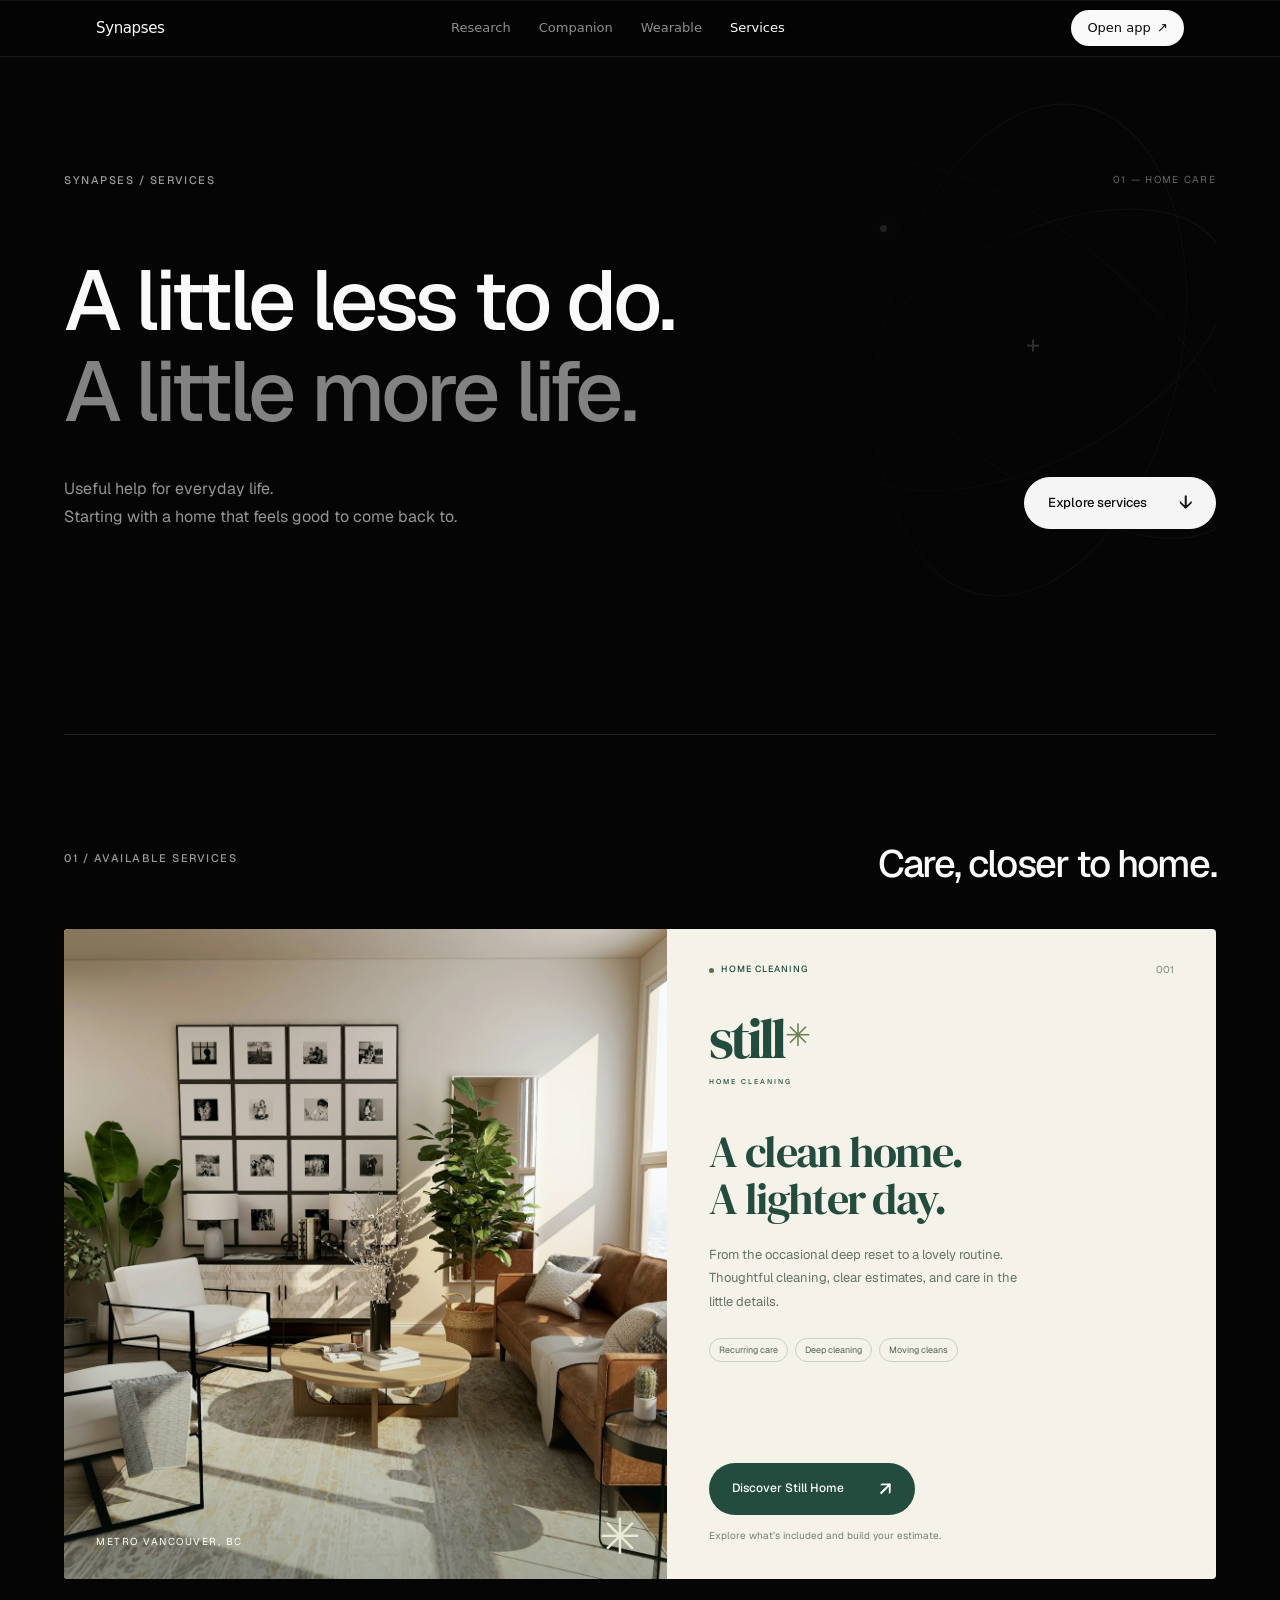
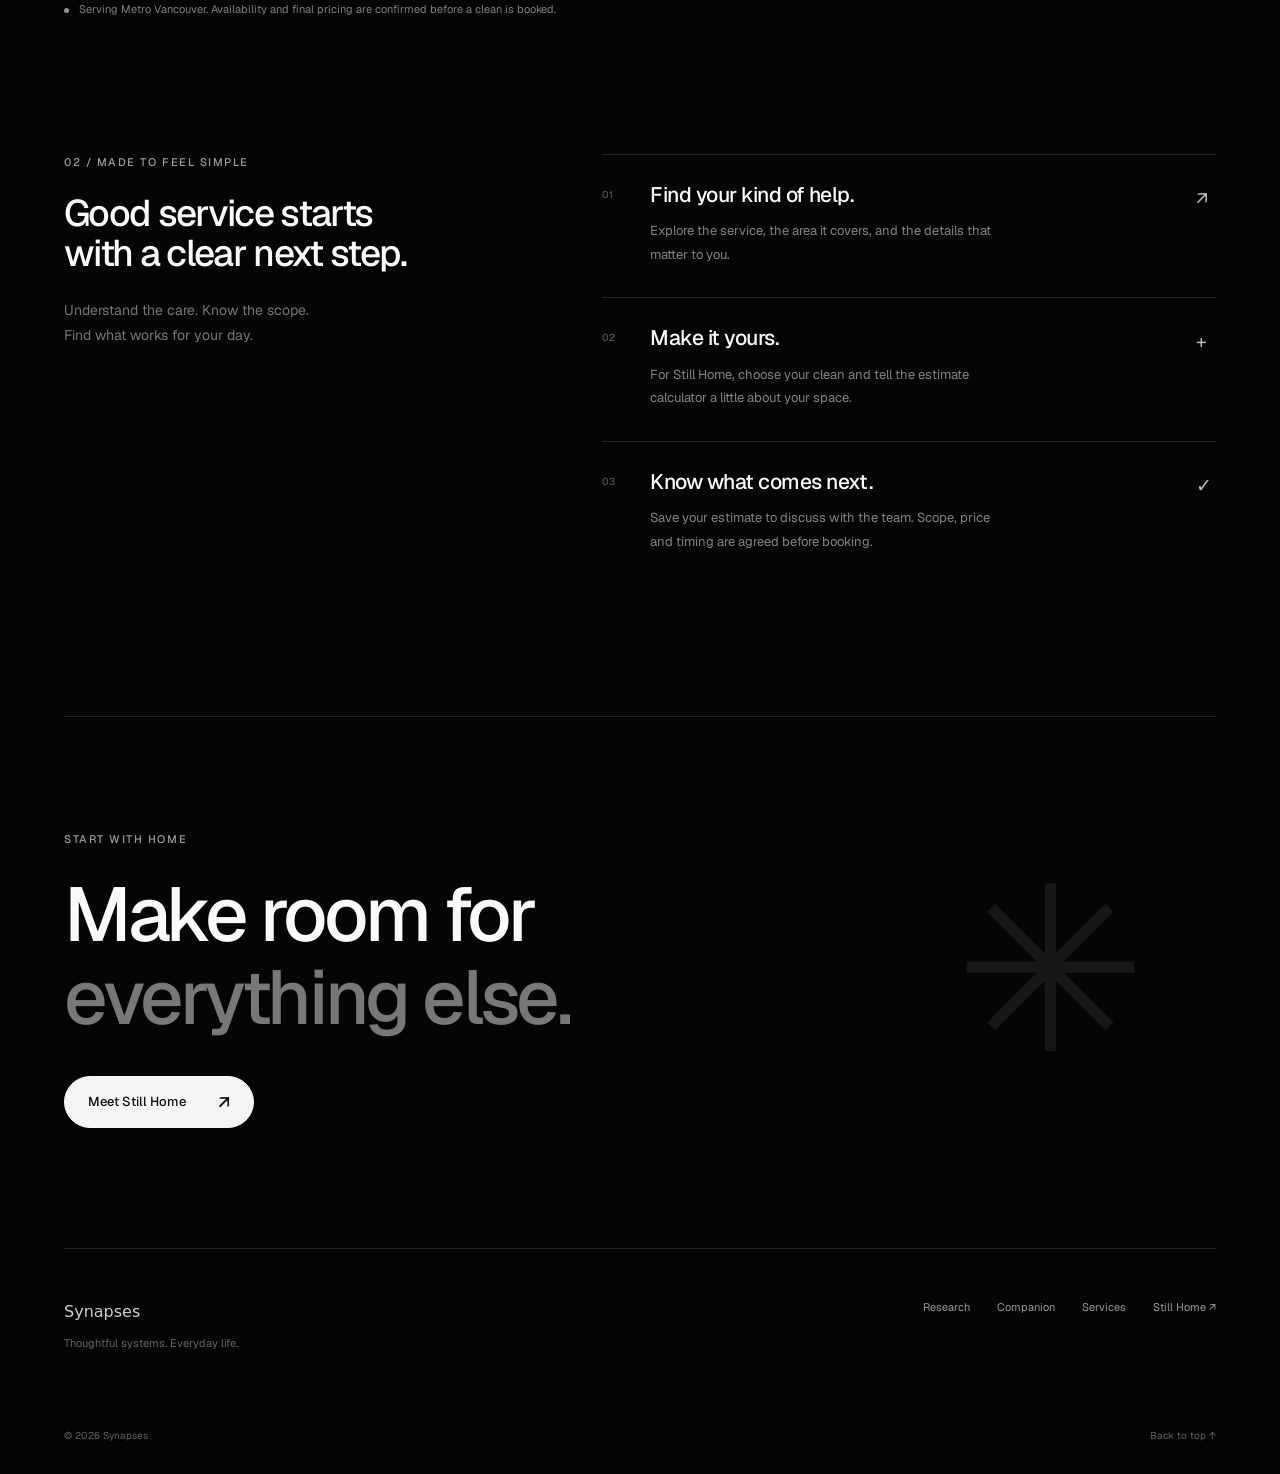
<file: index.html>
<!doctype html>
<html lang="en-CA">
<head>
  <meta name="robots" content="noindex, nofollow">
  <meta charset="utf-8">
  <meta name="viewport" content="width=device-width, initial-scale=1">
  <meta name="theme-color" content="#050505">
  <meta name="description" content="Explore Synapses Services. Discover Still Home, thoughtfully coordinated home cleaning for Metro Vancouver.">
  <title>Services — Synapses</title>
  <link rel="icon" href="services-mark.svg" type="image/svg+xml">
  <link rel="stylesheet" href="services.css?v=20261020-brand">
  <script src="services.js" defer></script>
</head>
<body>
  <a class="skip" href="#main">Skip to content</a>
  <header class="header">
    <div class="nav-inner">
      <a class="wordmark" href="https://research.synapses.cloud/" aria-label="Synapses home">Synapses</a>
      <nav aria-label="Main navigation">
        <a href="https://research.synapses.cloud/?view=research#research">Research</a>
        <a href="https://research.synapses.cloud/?view=companion">Companion</a>
        <a href="https://nexora.synapses.cloud/ava/pin/">Wearable</a>
        <a href="./" aria-current="page">Services</a>
      </nav>
      <a class="app-link" href="https://synapses.cloud/">Open app <span aria-hidden="true">↗</span></a>
    </div>
  </header>
  <main id="main">
    <section class="hero shell" aria-labelledby="hero-title">
      <div class="hero-top"><p class="eyebrow enter">SYNAPSES / SERVICES</p><span class="hero-index enter">01 — HOME CARE</span></div>
      <div class="hero-art" aria-hidden="true"><div class="orbit orbit-one"></div><div class="orbit orbit-two"></div><div class="orbit orbit-three"></div><span class="orbital-point"></span><span class="orbit-center">+</span></div>
      <h1 id="hero-title" class="enter">A little less to do.<br><span>A little more life.</span></h1>
      <div class="hero-bottom enter"><p>Useful help for everyday life.<br>Starting with a home that feels good to come back to.</p><a class="pill" href="#services">Explore services <span aria-hidden="true">↓</span></a></div>
      <div class="hero-line" aria-hidden="true"></div>
    </section>
    <section class="services shell" id="services" aria-labelledby="services-title">
      <div class="section-heading reveal"><p class="eyebrow">01 / AVAILABLE SERVICES</p><h2 id="services-title">Care, closer to home.</h2></div>
      <article class="service-feature reveal">
        <div class="feature-image"><img src="stillhome/assets/living-room.jpg" width="1800" height="1350" alt="A calm, sunlit living room with green plants and warm natural materials" loading="lazy"><span class="image-label">METRO VANCOUVER, BC</span><span class="image-spark" aria-hidden="true">✳</span></div>
        <div class="feature-copy"><div class="feature-top"><p class="category"><span></span> HOME CLEANING</p><span class="service-number">001</span></div><p class="still-logo" aria-label="Still Home">still<span aria-hidden="true">✳</span><small>HOME CLEANING</small></p><h3>A clean home.<br>A lighter day.</h3><p class="feature-description">From the occasional deep reset to a lovely routine. Thoughtful cleaning, clear estimates, and care in the little details.</p><ul class="service-tags" aria-label="Cleaning services"><li>Recurring care</li><li>Deep cleaning</li><li>Moving cleans</li></ul><a class="still-cta" href="stillhome/">Discover Still Home <span aria-hidden="true">↗</span></a><p class="feature-note">Explore what’s included and build your estimate.</p></div>
      </article>
      <div class="availability reveal"><span class="availability-dot"></span><p>Serving Metro Vancouver. Availability and final pricing are confirmed before a clean is booked.</p></div>
    </section>
    <section class="approach shell" aria-labelledby="approach-title">
      <div class="approach-intro reveal"><p class="eyebrow">02 / MADE TO FEEL SIMPLE</p><h2 id="approach-title">Good service starts<br>with a clear next step.</h2><p>Understand the care. Know the scope.<br>Find what works for your day.</p></div>
      <div class="steps">
        <article class="step reveal"><span class="step-index">01</span><div><h3>Find your kind of help.</h3><p>Explore the service, the area it covers, and the details that matter to you.</p></div><span class="step-symbol" aria-hidden="true">↗</span></article>
        <article class="step reveal"><span class="step-index">02</span><div><h3>Make it yours.</h3><p>For Still Home, choose your clean and tell the estimate calculator a little about your space.</p></div><span class="step-symbol" aria-hidden="true">+</span></article>
        <article class="step reveal"><span class="step-index">03</span><div><h3>Know what comes next.</h3><p>Save your estimate to discuss with the team. Scope, price and timing are agreed before booking.</p></div><span class="step-symbol" aria-hidden="true">✓</span></article>
      </div>
    </section>
    <section class="closing shell reveal" aria-labelledby="closing-title"><p class="eyebrow">START WITH HOME</p><h2 id="closing-title">Make room for<br><span>everything else.</span></h2><a class="pill" href="stillhome/">Meet Still Home <span aria-hidden="true">↗</span></a><span class="closing-cross" aria-hidden="true">✳</span></section>
  </main>
  <footer class="footer shell"><div><a class="wordmark" href="https://research.synapses.cloud/">Synapses</a><p>Thoughtful systems. Everyday life.</p></div><nav aria-label="Footer navigation"><a href="https://research.synapses.cloud/">Research</a><a href="https://research.synapses.cloud/?view=companion">Companion</a><a href="./" aria-current="page">Services</a><a href="stillhome/">Still Home <span aria-hidden="true">↗</span></a></nav><div class="footer-bottom"><span>© <span id="year">2026</span> Synapses</span><a href="#main">Back to top ↑</a></div></footer>
</body>
</html>
</file>
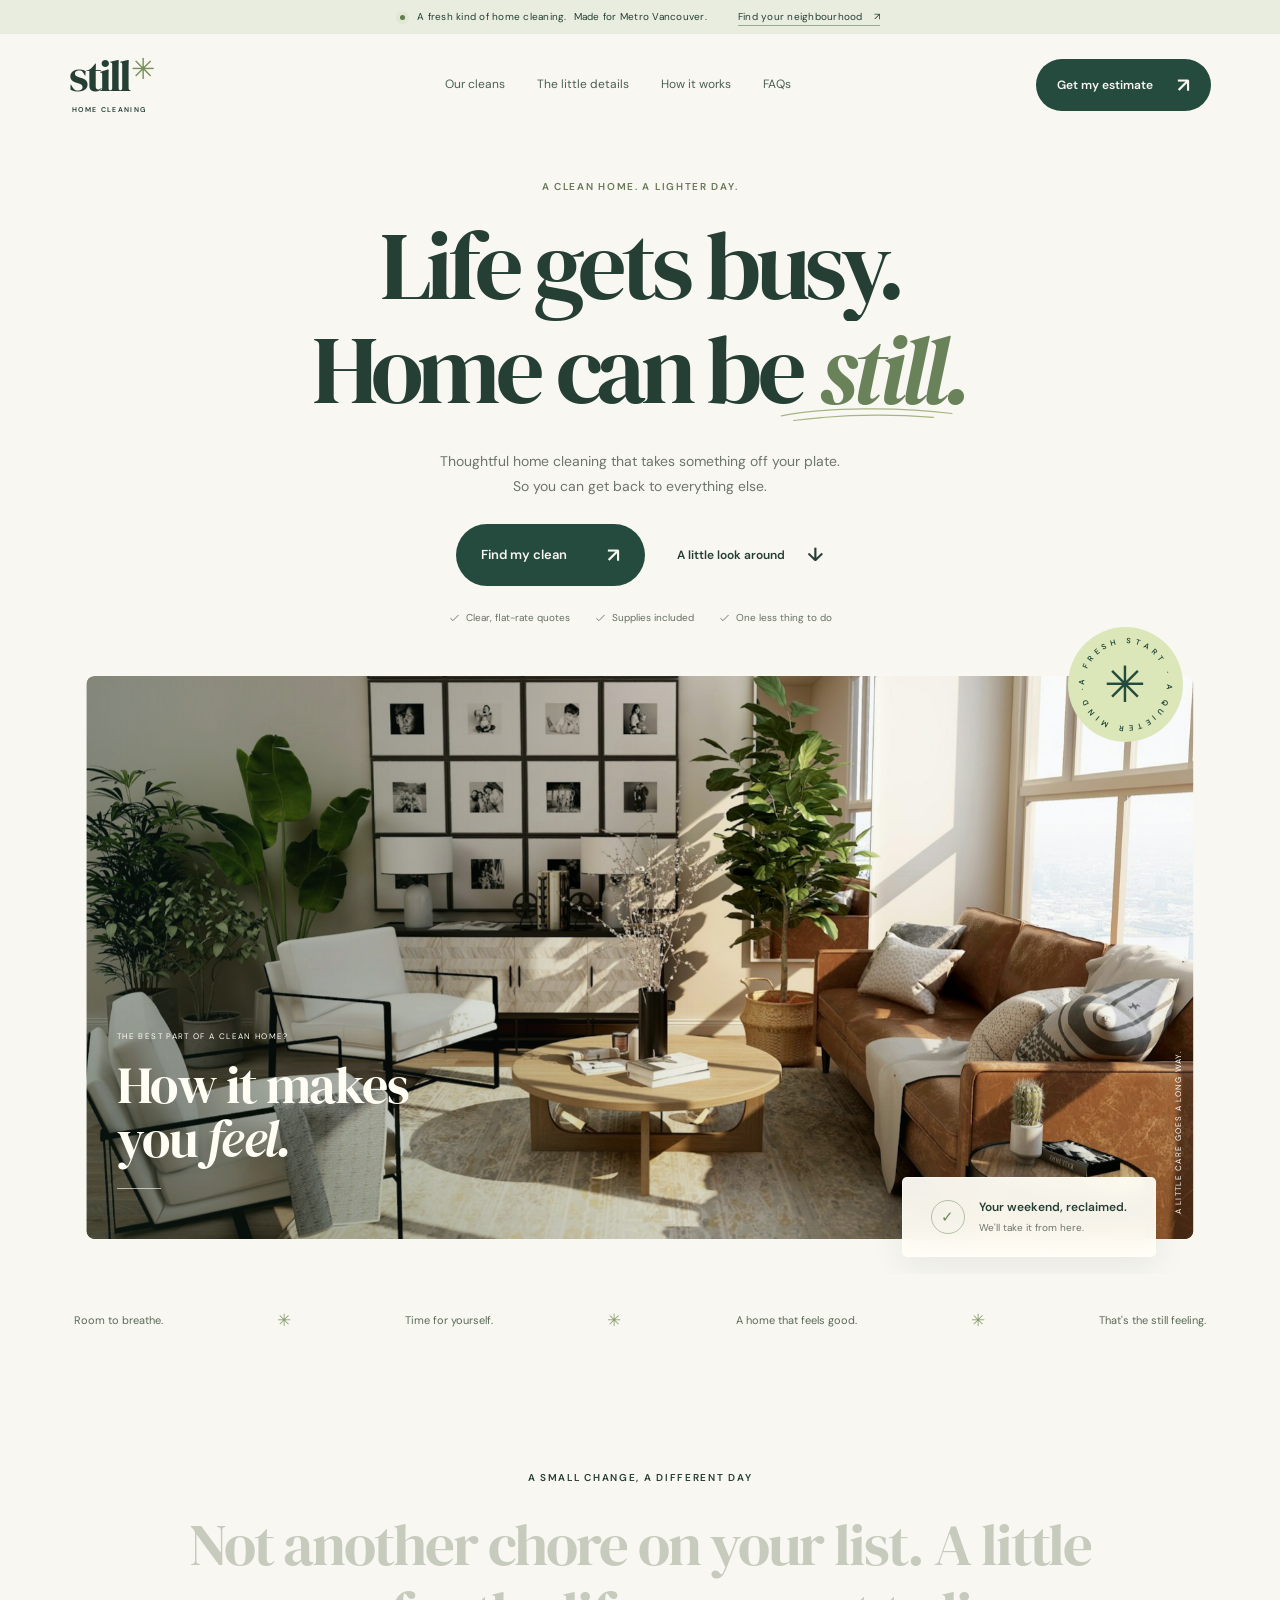
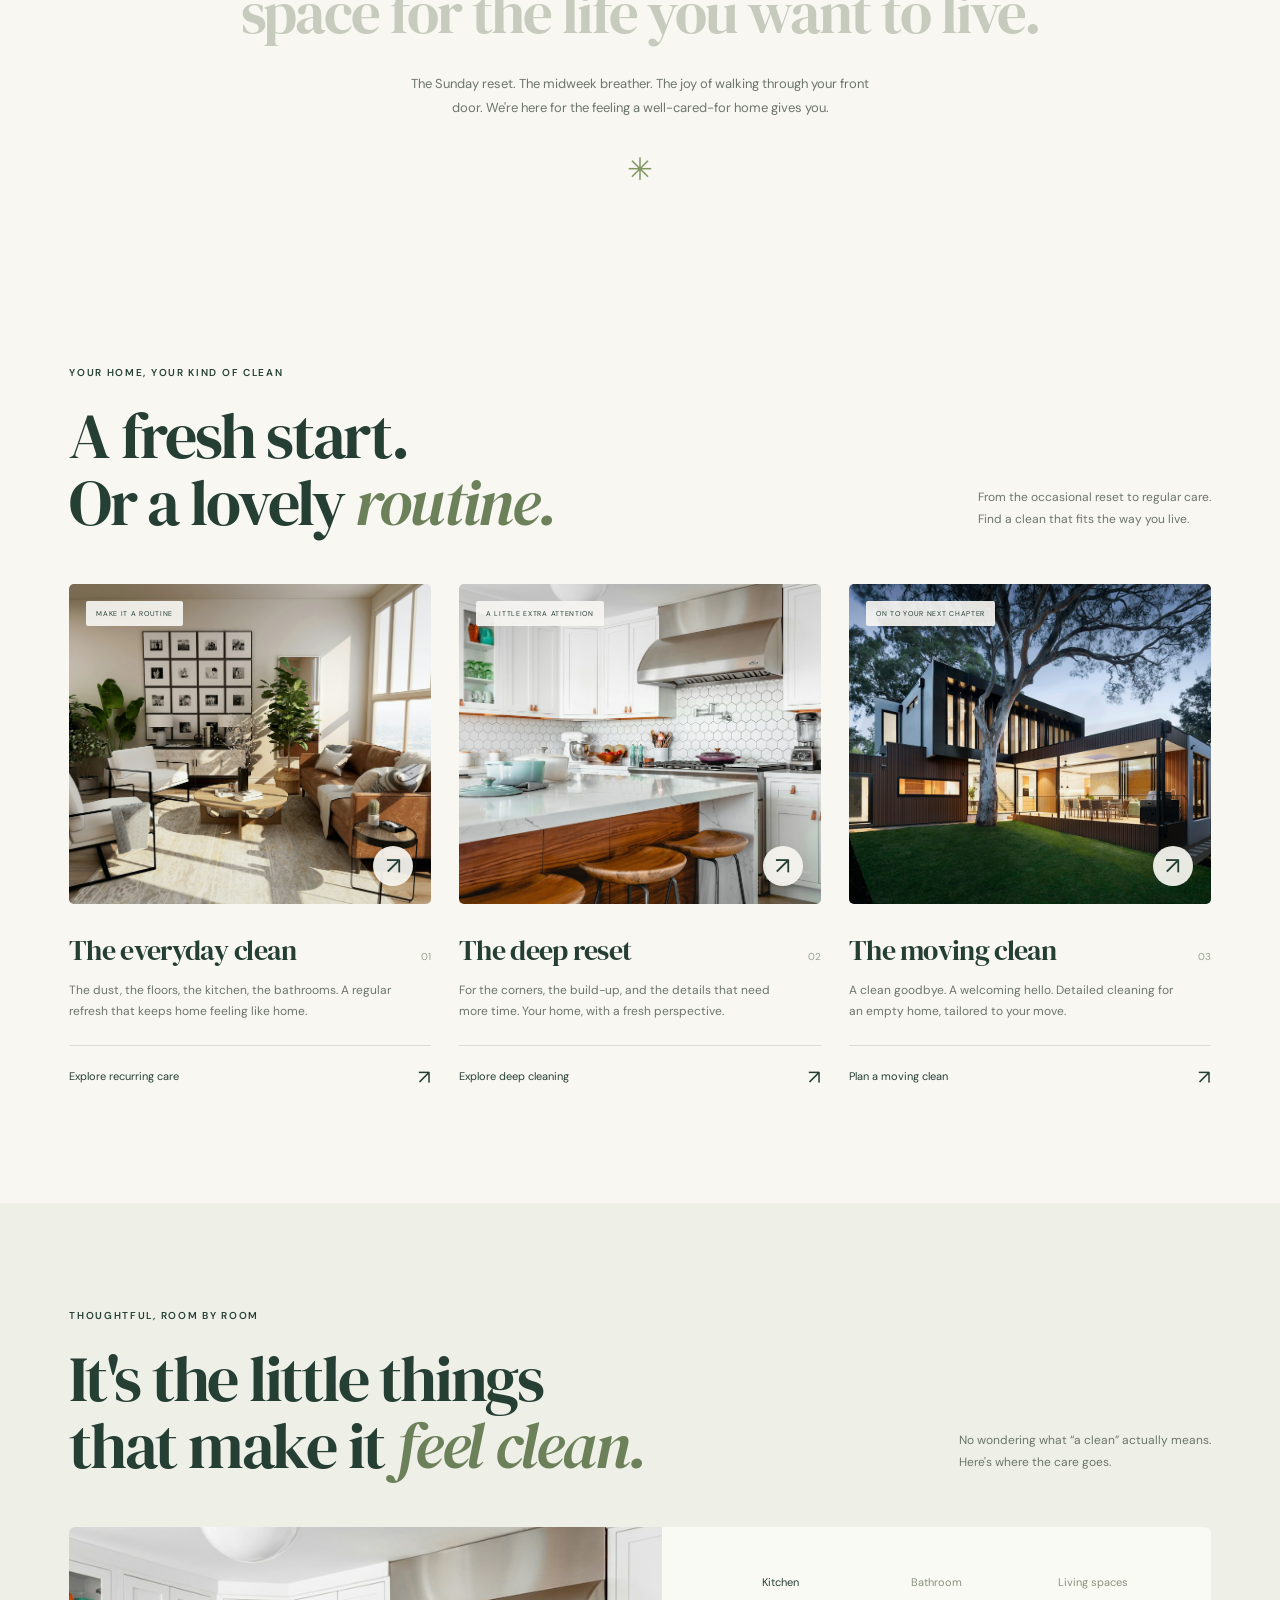
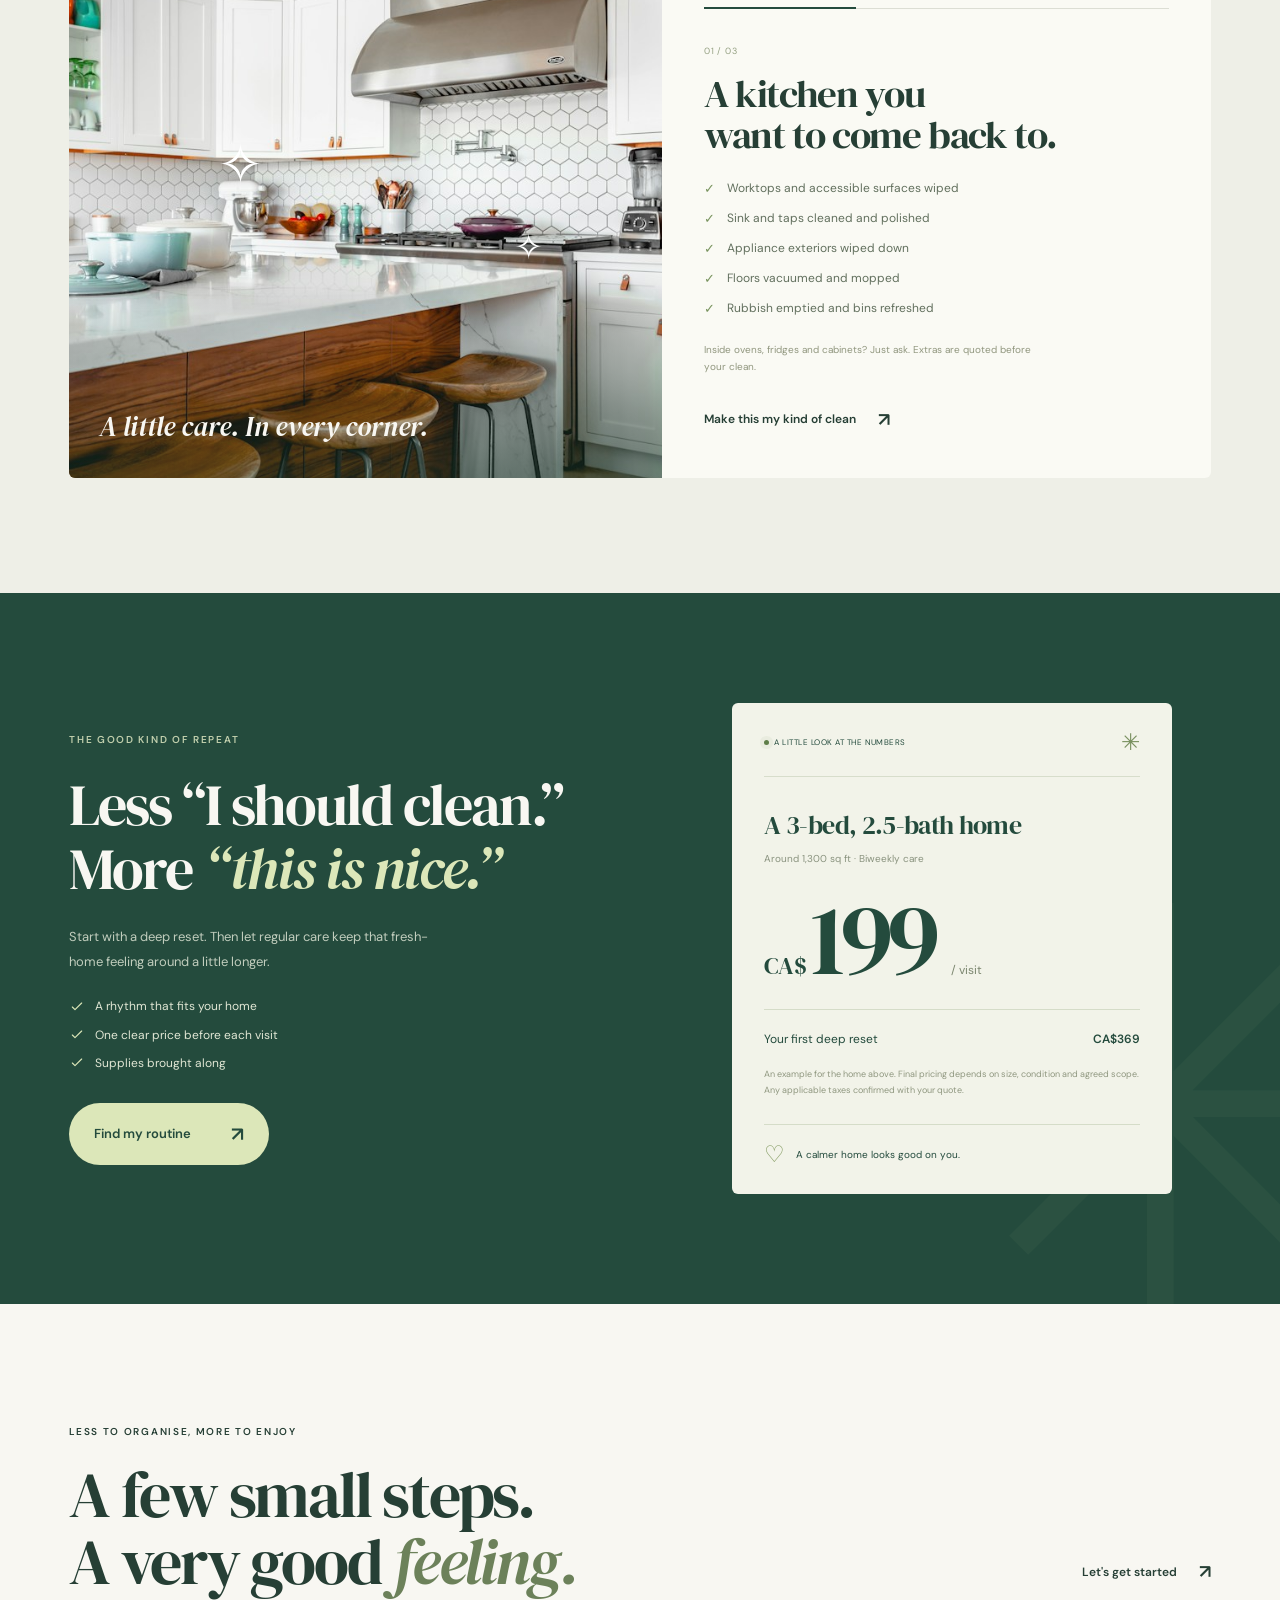
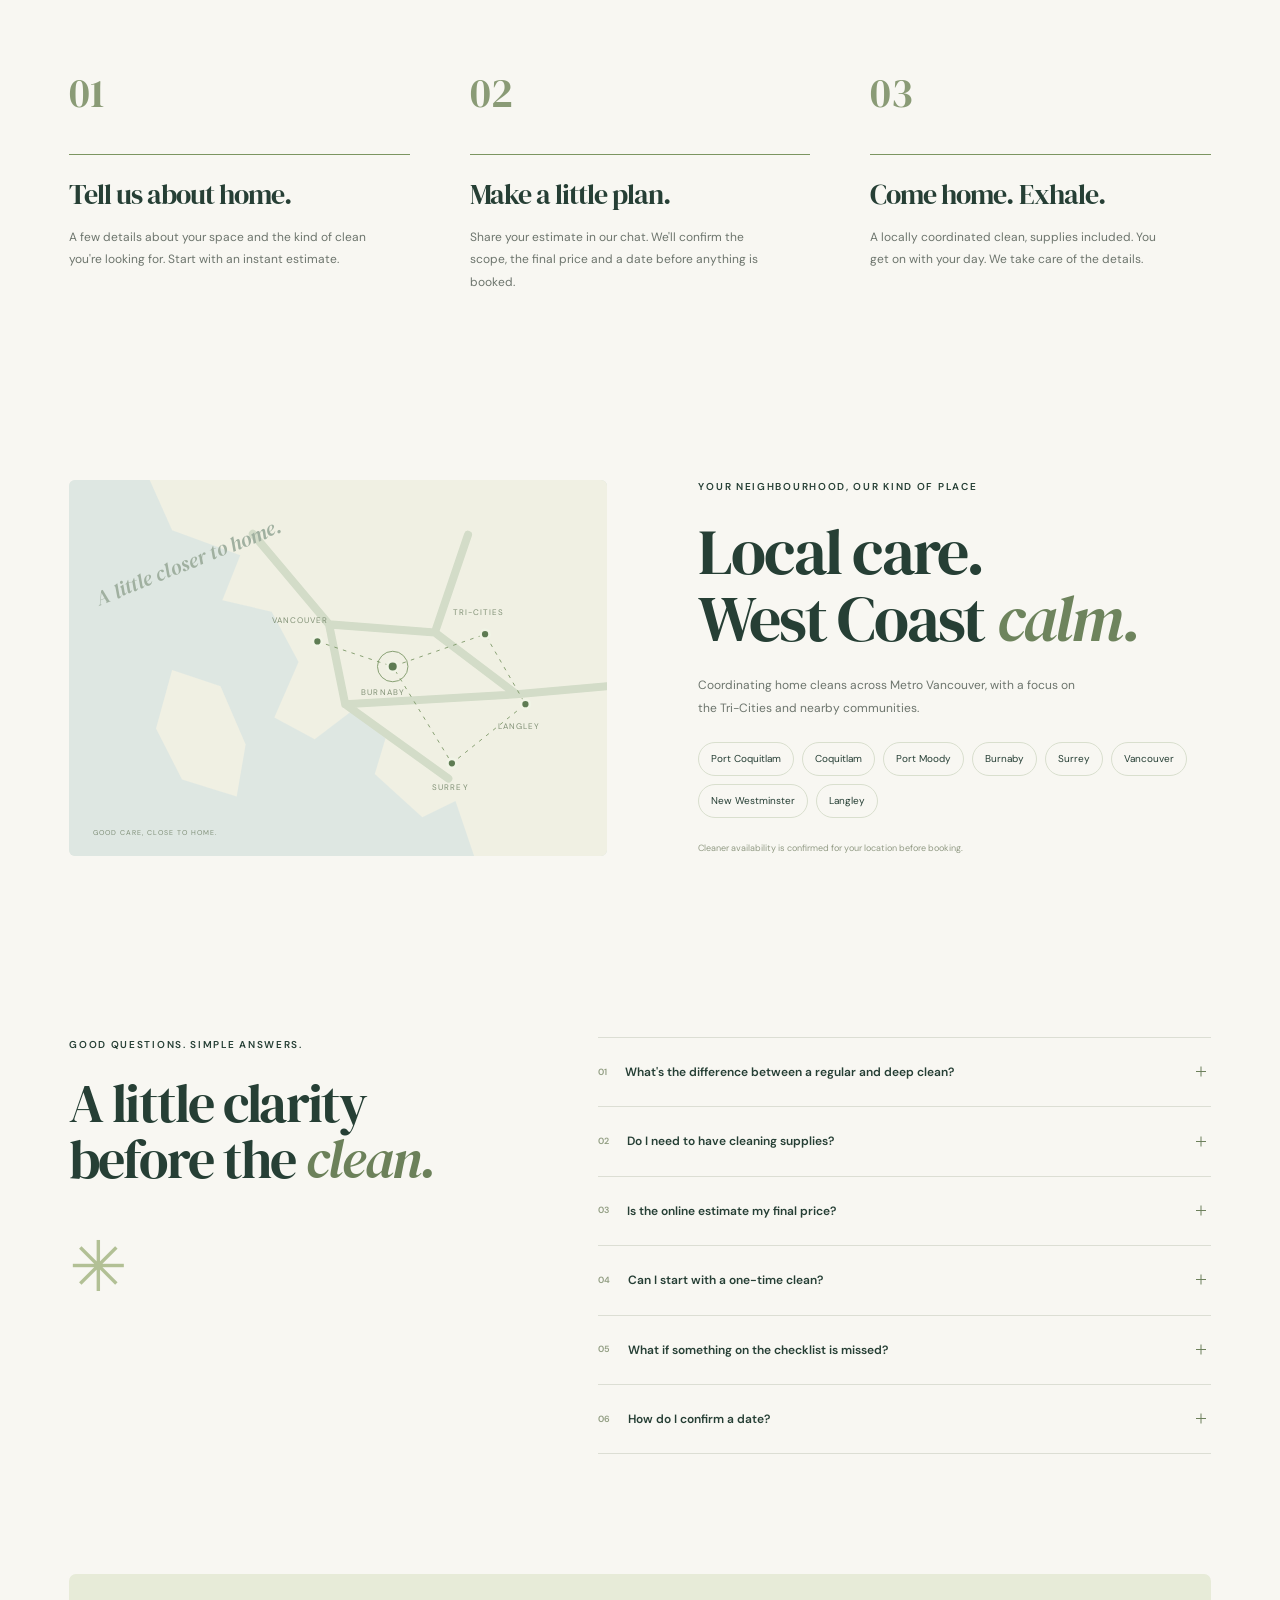
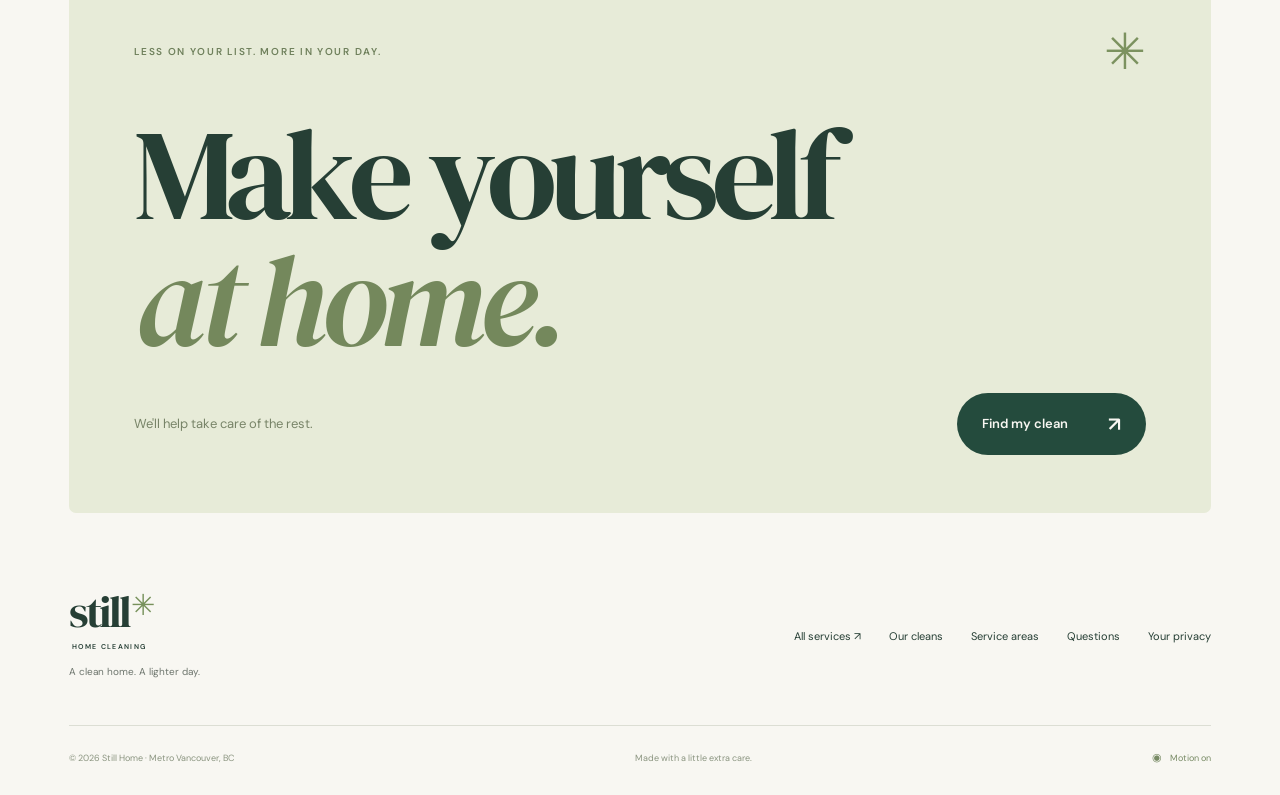
<file: stillhome/index.html>
<!doctype html>
<html lang="en-CA">
<head>
  <meta name="robots" content="noindex, nofollow">
  <meta charset="UTF-8">
  <meta name="viewport" content="width=device-width, initial-scale=1">
  <meta name="theme-color" content="#f8f7f2">
  <meta name="description" content="Thoughtful home cleaning across Metro Vancouver. Explore deep cleans and recurring care, see what's included, and build your personal estimate with Still Home.">
  <title>Still Home — A clean home. A lighter day.</title>
  <link rel="icon" href="assets/favicon.svg" type="image/svg+xml">
  <link rel="preload" href="assets/serif.ttf" as="font" type="font/ttf" crossorigin>
  <link rel="stylesheet" href="styles.css?v=20261020-offer">
  <link rel="stylesheet" href="offer.css?v=20261020-offer2">
  <script src="pricing.js?v=20261020-offer" defer></script>
  <script src="app.js?v=20261020-offer" defer></script>
</head>
<body>
  <a class="skip-link" href="#main">Skip to content</a>
  <div class="announcement" data-standard-announcement><span class="live-dot"></span> A fresh kind of home cleaning. <span class="announcement-location">Made for Metro Vancouver.</span><a href="#areas">Find your neighbourhood <span aria-hidden="true">↗</span></a></div>
  <div class="announcement announcement-offer" data-halloween-offer hidden><span aria-hidden="true">🎃</span><span>This week’s Halloween offer: <strong>$319 deep clean</strong><span class="announcement-location"> · Usually $369</span></span><a href="#halloween-offer">See the offer <span aria-hidden="true">↗</span></a></div>
  <header class="site-header" id="header">
    <a class="wordmark" href="#" aria-label="Still Home, home">still<span class="logo-spark" aria-hidden="true">✳</span><span class="wordmark-small">HOME CLEANING</span></a>
    <nav class="desktop-nav" aria-label="Main navigation"><a href="#services">Our cleans</a><a href="#details">The little details</a><a href="#how">How it works</a><a href="#questions">FAQs</a></nav>
    <button class="button button-small" data-quote>Get my estimate <span aria-hidden="true">↗</span></button>
    <button class="menu-button" aria-expanded="false" aria-controls="mobile-nav" aria-label="Open navigation"><span></span><span></span></button>
  </header>
  <nav id="mobile-nav" class="mobile-nav" aria-label="Mobile navigation" hidden><a href="#services">Our cleans</a><a href="#details">The little details</a><a href="#how">How it works</a><a href="#questions">FAQs</a></nav>
  <main id="main">
    <section class="hero" aria-labelledby="hero-title">
      <div class="hero-copy">
        <p class="eyebrow hero-enter">A CLEAN HOME. A LIGHTER DAY.</p>
        <h1 id="hero-title"><span class="line"><span>Life gets busy.</span></span><span class="line"><span>Home can be <em>still.</em><svg class="hero-underline" viewBox="0 0 230 22" aria-hidden="true"><path d="M4 14C60 3 157 2 225 11M20 20C83 12 149 12 201 16"/></svg></span></span></h1>
        <p class="hero-description hero-enter">Thoughtful home cleaning that takes something off your plate.<br class="desktop-only"> So you can get back to everything else.</p>
        <div class="hero-actions hero-enter"><button class="button" data-quote>Find my clean <span aria-hidden="true">↗</span></button><a class="text-link" href="#services">A little look around <span aria-hidden="true">↓</span></a></div>
        <div class="hero-notes hero-enter"><span><svg><use href="#check"/></svg> Clear, flat-rate quotes</span><span><svg><use href="#check"/></svg> Supplies included</span><span><svg><use href="#check"/></svg> One less thing to do</span></div>
      </div>
      <div class="hero-photo-shell">
        <div class="hero-photo" id="hero-photo"><img src="assets/living-room.jpg" alt="Sunlight falling across a calm living room with warm wood, green plants and a freshly cared-for floor" width="1800" height="1350" fetchpriority="high"><div class="photo-shade"></div><div class="photo-caption"><span class="caption-kicker">THE BEST PART OF A CLEAN HOME?</span><p>How it makes<br>you <em>feel.</em></p><span class="caption-line"></span></div><span class="photo-coordinate">A LITTLE CARE GOES A LONG WAY.</span></div>
        <div class="rotating-seal" aria-hidden="true"><svg viewBox="0 0 120 120"><defs><path id="sealPath" d="M60 60m-43 0a43 43 0 1 1 86 0a43 43 0 1 1-86 0"/></defs><text><textPath href="#sealPath" textLength="268">A FRESH START · A QUIETER MIND · </textPath></text></svg><span>✳</span></div>
        <div class="floating-note"><span class="note-icon" aria-hidden="true">✓</span><div><strong>Your weekend, reclaimed.</strong><span>We'll take it from here.</span></div></div>
      </div>
    </section>
    <div class="care-strip"><span>Room to breathe.</span><i>✳</i><span>Time for yourself.</span><i>✳</i><span>A home that feels good.</span><i>✳</i><span>That's the still feeling.</span></div>
    <section class="halloween-offer section-pad reveal" id="halloween-offer" aria-labelledby="offer-title" data-halloween-offer hidden>
      <div class="offer-copy"><p class="eyebrow">A LITTLE HALLOWEEN TREAT · THIS WEEK ONLY</p><h2 id="offer-title">A fresh start.<br>A little <em>less.</em></h2><p>A first deep clean for a 3-bed, 2.5-bath home around 1,300 sq ft. All supplies included. A free redo if anything on the agreed cleaning checklist is missed.</p><div class="offer-care"><span>✓ Supplies included</span><span>✓ Free redo for missed areas</span></div></div>
      <div class="offer-price-panel"><p class="eyebrow">YOUR FIRST DEEP CLEAN</p><div class="offer-price"><span>CA$</span><strong>319</strong><s aria-label="Usually 369 Canadian dollars">$369</s></div><p class="offer-saving">A little treat. CA$50 saved.</p><div class="offer-follow"><span>Then biweekly upkeep</span><strong>CA$199 <small>/ visit</small></strong></div><button class="button" data-quote="recurring">Get my Halloween estimate <span aria-hidden="true">↗</span></button><p class="offer-terms">Through Sunday, October 25. Prices shown for the example home above; other homes are quoted by size and scope. Final quote, any applicable taxes and dates confirmed in our chat before booking.</p></div>
    </section>
    <section class="intro section-pad" aria-label="Our approach"><p class="eyebrow reveal">A SMALL CHANGE, A DIFFERENT DAY</p><h2 class="scroll-words">Not another chore on your list. A little space for the life you want to live.</h2><p class="intro-description reveal">The Sunday reset. The midweek breather. The joy of walking through your front door. We're here for the feeling a well-cared-for home gives you.</p><span class="small-flower" aria-hidden="true">✳</span></section>
    <section class="services section-pad" id="services" aria-labelledby="services-title">
      <div class="section-head reveal"><div><p class="eyebrow">YOUR HOME, YOUR KIND OF CLEAN</p><h2 id="services-title">A fresh start.<br>Or a lovely <em>routine.</em></h2></div><p>From the occasional reset to regular care.<br>Find a clean that fits the way you live.</p></div>
      <div class="service-grid">
        <article class="service-card reveal"><button class="service-photo" data-quote="recurring" aria-label="Explore recurring cleaning"><img src="assets/living-room.jpg" alt="A welcoming living room with comfortable seating and green plants" loading="lazy" width="1800" height="1350"><span class="service-tag">MAKE IT A ROUTINE</span><span class="round-arrow" aria-hidden="true">↗</span></button><div class="service-heading"><h3>The everyday clean</h3><span>01</span></div><p>The dust, the floors, the kitchen, the bathrooms. A regular refresh that keeps home feeling like home.</p><button class="service-link" data-quote="recurring">Explore recurring care <span aria-hidden="true">↗</span></button></article>
        <article class="service-card reveal" style="--delay:100ms"><button class="service-photo" data-quote="deep" aria-label="Explore deep cleaning"><img src="assets/kitchen.jpg" alt="A bright kitchen ready for a detailed clean" loading="lazy" width="1000" height="667"><span class="service-tag">A LITTLE EXTRA ATTENTION</span><span class="round-arrow" aria-hidden="true">↗</span></button><div class="service-heading"><h3>The deep reset</h3><span>02</span></div><p>For the corners, the build-up, and the details that need more time. Your home, with a fresh perspective.</p><button class="service-link" data-quote="deep">Explore deep cleaning <span aria-hidden="true">↗</span></button></article>
        <article class="service-card reveal" style="--delay:200ms"><button class="service-photo" data-quote="move" aria-label="Explore move-in and move-out cleaning"><img src="assets/home.jpg" alt="An airy interior with natural materials and space for a new beginning" loading="lazy" width="1200" height="800"><span class="service-tag">ON TO YOUR NEXT CHAPTER</span><span class="round-arrow" aria-hidden="true">↗</span></button><div class="service-heading"><h3>The moving clean</h3><span>03</span></div><p>A clean goodbye. A welcoming hello. Detailed cleaning for an empty home, tailored to your move.</p><button class="service-link" data-quote="move">Plan a moving clean <span aria-hidden="true">↗</span></button></article>
      </div>
    </section>
    <section class="details-section section-pad" id="details" aria-labelledby="details-title">
      <div class="section-head reveal"><div><p class="eyebrow">THOUGHTFUL, ROOM BY ROOM</p><h2 id="details-title">It's the little things<br>that make it <em>feel clean.</em></h2></div><p>No wondering what “a clean” actually means.<br>Here's where the care goes.</p></div>
      <div class="room-explorer reveal"><div class="room-image"><img id="room-photo" src="assets/kitchen.jpg" alt="Kitchen interior, illustrating the spaces included in a clean" loading="lazy" width="1000" height="667"><span class="room-image-label">A little care. In every corner.</span><span class="detail-spark spark-one" aria-hidden="true">✧</span><span class="detail-spark spark-two" aria-hidden="true">✧</span></div><div class="room-panel"><div class="room-tabs" role="tablist" aria-label="Explore cleaning by room"><button role="tab" id="tab-kitchen" aria-selected="true" aria-controls="room-content" data-room="kitchen">Kitchen</button><button role="tab" id="tab-bathroom" aria-selected="false" aria-controls="room-content" tabindex="-1" data-room="bathroom">Bathroom</button><button role="tab" id="tab-living" aria-selected="false" aria-controls="room-content" tabindex="-1" data-room="living">Living spaces</button></div><div id="room-content" role="tabpanel" aria-labelledby="tab-kitchen" tabindex="0"><span class="room-number" aria-hidden="true">01 / 03</span><h3>A kitchen you<br>want to come back to.</h3><ul class="checklist"><li>Worktops and accessible surfaces wiped</li><li>Sink and taps cleaned and polished</li><li>Appliance exteriors wiped down</li><li>Floors vacuumed and mopped</li><li>Rubbish emptied and bins refreshed</li></ul><p class="room-footnote">Inside ovens, fridges and cabinets? Just ask. Extras are quoted before your clean.</p></div><button class="text-link" data-quote>Make this my kind of clean <span aria-hidden="true">↗</span></button></div></div>
    </section>
    <section class="routine section-pad" id="recurring" aria-labelledby="routine-title"><div class="routine-inner"><div class="routine-copy reveal"><p class="eyebrow">THE GOOD KIND OF REPEAT</p><h2 id="routine-title">Less “I should clean.”<br>More <em>“this is nice.”</em></h2><p>Start with a deep reset. Then let regular care keep that fresh-home feeling around a little longer.</p><ul class="routine-points"><li><svg><use href="#check"/></svg> A rhythm that fits your home</li><li><svg><use href="#check"/></svg> One clear price before each visit</li><li><svg><use href="#check"/></svg> Supplies brought along</li></ul><button class="button button-light" data-quote="recurring">Find my routine <span aria-hidden="true">↗</span></button></div><div class="routine-card reveal" style="--delay:130ms"><div class="card-top"><span class="live-dot"></span> A LITTLE LOOK AT THE NUMBERS <span aria-hidden="true">✳</span></div><p class="routine-home">A 3-bed, 2.5-bath home</p><p class="routine-size">Around 1,300 sq ft · Biweekly care</p><div class="price-line"><span class="currency">CA$</span><span class="routine-price">199</span><span class="per-visit">/ visit</span></div><div class="routine-rule"></div><div class="first-clean"><span>Your first deep reset <small class="seasonal-label" data-halloween-offer hidden>Halloween offer</small></span><span class="first-clean-price"><s data-halloween-offer hidden>CA$369</s><strong data-first-clean-price>CA$369</strong></span></div><p class="card-disclaimer">An example for the home above. Final pricing depends on size, condition and agreed scope. Any applicable taxes confirmed with your quote.</p><div class="routine-card-bottom"><span aria-hidden="true">♡</span> A calmer home looks good on you.</div></div><span class="routine-flower" aria-hidden="true">✳</span></div></section>
    <section class="how section-pad" id="how" aria-labelledby="how-title"><div class="section-head reveal"><div><p class="eyebrow">LESS TO ORGANISE, MORE TO ENJOY</p><h2 id="how-title">A few small steps.<br>A very good <em>feeling.</em></h2></div><button class="text-link" data-quote>Let's get started <span aria-hidden="true">↗</span></button></div><div class="steps"><article class="reveal"><span class="step-number">01</span><h3>Tell us about home.</h3><p>A few details about your space and the kind of clean you're looking for. Start with an instant estimate.</p></article><article class="reveal" style="--delay:100ms"><span class="step-number">02</span><h3>Make a little plan.</h3><p>Share your estimate in our chat. We'll confirm the scope, the final price and a date before anything is booked.</p></article><article class="reveal" style="--delay:200ms"><span class="step-number">03</span><h3>Come home. Exhale.</h3><p>A locally coordinated clean, supplies included. You get on with your day. We take care of the details.</p></article></div></section>
    <section class="areas section-pad" id="areas" aria-labelledby="areas-title"><div class="area-art reveal" aria-hidden="true"><svg viewBox="0 0 600 420"><path class="map-water" d="M0 0h600v420H0z"/><path class="map-land" d="M600 0H90l25 56 76 28-20 50 55 13 30 56-27 62 45 24 41-31 38 30-12 40 53 48 37-18 21 62h148z"/><path class="map-island" d="m115 212 54 18 28 65-10 58-61-19-29-57z"/><path class="map-road" d="m205 60 85 101 118 9 91 69 101-9M290 161l18 89 115 83M308 250l191-11M408 170l37-109"/><path class="map-route" d="m277 180 84 28 103-36 45 78-82 66-66-108"/><circle class="map-ring" cx="361" cy="208" r="17"/><circle class="map-dot" cx="361" cy="208" r="6"/><circle class="map-dot" cx="277" cy="180" r="5"/><circle class="map-dot" cx="464" cy="172" r="5"/><circle class="map-dot" cx="427" cy="316" r="5"/><circle class="map-dot" cx="509" cy="250" r="5"/><text x="226" y="160">VANCOUVER</text><text x="326" y="240">BURNABY</text><text x="428" y="150">TRI-CITIES</text><text x="405" y="346">SURREY</text><text x="478" y="278">LANGLEY</text><text class="map-water-label" x="34" y="140" transform="rotate(-22 34 140)">A little closer to home.</text></svg><span class="map-label">GOOD CARE, CLOSE TO HOME.</span></div><div class="areas-copy reveal"><p class="eyebrow">YOUR NEIGHBOURHOOD, OUR KIND OF PLACE</p><h2 id="areas-title">Local care.<br>West Coast <em>calm.</em></h2><p>Coordinating home cleans across Metro Vancouver, with a focus on the Tri-Cities and nearby communities.</p><div class="city-chips"><button data-city="Port Coquitlam">Port Coquitlam</button><button data-city="Coquitlam">Coquitlam</button><button data-city="Port Moody">Port Moody</button><button data-city="Burnaby">Burnaby</button><button data-city="Surrey">Surrey</button><button data-city="Vancouver">Vancouver</button><button data-city="New Westminster">New Westminster</button><button data-city="Langley">Langley</button></div><p class="area-note">Cleaner availability is confirmed for your location before booking.</p></div></section>
    <section class="faq section-pad" id="questions" aria-labelledby="faq-title"><div class="faq-heading reveal"><p class="eyebrow">GOOD QUESTIONS. SIMPLE ANSWERS.</p><h2 id="faq-title">A little clarity<br>before the <em>clean.</em></h2><span class="faq-flower" aria-hidden="true">✳</span></div><div class="faq-list reveal"><details><summary><span>01</span>What's the difference between a regular and deep clean?<i aria-hidden="true"></i></summary><div class="faq-answer">Regular care covers the everyday essentials: accessible surfaces, kitchen, bathrooms and floors. A deep reset allows extra time for build-up and detailed areas such as baseboards. We agree the checklist with you before the visit.</div></details><details><summary><span>02</span>Do I need to have cleaning supplies?<i aria-hidden="true"></i></summary><div class="faq-answer">Supplies are included in the quoted clean. If you have preferred products, delicate finishes, allergies or pets, mention them when confirming the scope so the cleaner can plan accordingly.</div></details><details><summary><span>03</span>Is the online estimate my final price?<i aria-hidden="true"></i></summary><div class="faq-answer">It's a guide based on your home's size and the service you choose. The final flat quote, any applicable taxes, extras and availability are confirmed in conversation before you book. You won't be asked to pay on this page.</div></details><details><summary><span>04</span>Can I start with a one-time clean?<i aria-hidden="true"></i></summary><div class="faq-answer">Absolutely. Choose a one-time deep reset, or start with a deep clean and continue biweekly. We'll help you choose a practical plan for your home, without assuming you want recurring service.</div></details><details><summary><span>05</span>What if something on the checklist is missed?<i aria-hidden="true"></i></summary><div class="faq-answer">Tell us in the same chat used to arrange your clean. If something in the agreed cleaning scope was missed, we'll arrange a free redo of the missed area.</div></details><details><summary><span>06</span>How do I confirm a date?<i aria-hidden="true"></i></summary><div class="faq-answer">Build your estimate, then copy or download the summary and send it in the conversation where you found us. We'll confirm a local cleaner and a suitable time before finalising the booking. The estimate tool itself does not reserve a slot.</div></details></div></section>
    <section class="closing section-pad"><div class="closing-top reveal"><span class="eyebrow">LESS ON YOUR LIST. MORE IN YOUR DAY.</span><span class="closing-star" aria-hidden="true">✳</span></div><h2 class="reveal">Make yourself<br><em>at home.</em></h2><div class="closing-bottom reveal"><p>We'll help take care of the rest.</p><button class="button" data-quote>Find my clean <span aria-hidden="true">↗</span></button></div></section>
  </main>
  <footer class="footer"><div><a class="wordmark" href="#" aria-label="Still Home, back to top">still<span class="logo-spark" aria-hidden="true">✳</span><span class="wordmark-small">HOME CLEANING</span></a><p>A clean home. A lighter day.</p></div><div class="footer-links"><a href="../">All services ↗</a><a href="#services">Our cleans</a><a href="#areas">Service areas</a><a href="#questions">Questions</a><button id="privacy-button">Your privacy</button></div><div class="footer-bottom"><span>© <span id="year">2026</span> Still Home · Metro Vancouver, BC</span><span>Made with a little extra care.</span><button id="motion-toggle" aria-pressed="true"><span aria-hidden="true">◉</span> Motion on</button></div></footer>
  <dialog id="quote-dialog" aria-labelledby="quote-title"><div class="dialog-top"><span class="dialog-brand">still<span aria-hidden="true">✳</span></span><button class="close-dialog" aria-label="Close estimate">×</button></div><div class="quote-main"><p class="eyebrow">LET'S MAKE SOME ROOM</p><h2 id="quote-title">Your home.<br>Your kind of <em>clean.</em></h2><p class="quote-intro">A few little details for a clearer idea of the price.</p><form id="quote-form"><fieldset class="service-picker"><legend>What does home need?</legend><label><input type="radio" name="service" value="recurring" checked><span>Regular care<small>Deep reset + biweekly</small></span></label><label><input type="radio" name="service" value="deep"><span>A deep reset<small>Just this once</small></span></label><label><input type="radio" name="service" value="move"><span>A moving clean<small>A fresh chapter</small></span></label></fieldset><div class="form-row"><label>Bedrooms<select name="bedrooms" id="bedrooms"><option value="1">1 bedroom</option><option value="2">2 bedrooms</option><option value="3" selected>3 bedrooms</option><option value="4">4 bedrooms</option><option value="5">5+ bedrooms</option></select></label><label>Bathrooms<select name="bathrooms" id="bathrooms"><option value="1">1 bathroom</option><option value="1.5">1.5 bathrooms</option><option value="2">2 bathrooms</option><option value="2.5" selected>2.5 bathrooms</option><option value="3">3 bathrooms</option><option value="4">4+ bathrooms</option></select></label></div><div class="form-row"><label>Approximate size<select name="size" id="size"><option value="900">Under 1,000 sq ft</option><option value="1300" selected>1,000–1,500 sq ft</option><option value="1800">1,500–2,000 sq ft</option><option value="2300">2,000–2,500 sq ft</option><option value="2800">2,500+ sq ft</option></select></label><label>Your neighbourhood<select name="city" id="city"><option>Port Coquitlam</option><option>Coquitlam</option><option>Port Moody</option><option>Burnaby</option><option>Surrey</option><option>Vancouver</option><option>New Westminster</option><option>Langley</option><option>Another nearby area</option></select></label></div><div class="estimate-box" aria-live="polite" aria-atomic="true"><div><span id="estimate-label">First deep reset</span><strong id="estimate-price">CA$369</strong></div><p id="estimate-follow">Then CA$199 per biweekly visit</p><p id="estimate-offer-note" class="estimate-offer-note" hidden>This week’s Halloween offer: CA$319 instead of CA$369. Supplies included, plus a free redo of any missed areas on the agreed checklist.</p></div><p class="estimate-disclaimer">An indicative estimate, subject to your home's condition and agreed scope. Final price, any taxes and availability confirmed before booking.</p><button class="button quote-submit" type="submit">Save my estimate <span aria-hidden="true">↗</span></button><p class="form-note">No payment. No booking commitment. Just a starting point.</p></form><div id="quote-result" hidden><div class="result-check" aria-hidden="true">✓</div><h3>Your fresh start,<br>all written down.</h3><p>Send this summary in the chat where you found us to confirm the details and check dates.</p><pre id="estimate-summary" tabindex="0"></pre><div class="result-actions"><button class="button" id="copy-estimate">Copy estimate <span aria-hidden="true">↗</span></button><button class="button button-outline" id="download-estimate">Download</button></div><p class="form-note" id="copy-status" role="status">Your estimate stays on this device. No booking has been submitted.</p><button class="text-link" id="edit-estimate">← Edit my details</button></div></div></dialog>
  <dialog id="privacy-dialog" aria-labelledby="privacy-title"><div class="dialog-top"><span class="dialog-brand">still<span aria-hidden="true">✳</span></span><button class="close-dialog" aria-label="Close privacy information">×</button></div><div class="privacy-content"><p class="eyebrow">A LITTLE PEACE OF MIND</p><h2 id="privacy-title">Your privacy.</h2><p>The estimate tool runs in your browser. It does not send your selections, collect contact details or submit a booking. Copying an estimate places it on your clipboard; downloading saves a text file to your device.</p><p>We remember your motion preference on this device. This page has no advertising trackers or analytics scripts. The hosting provider may process ordinary connection information to deliver the website.</p><p>When you're ready, you choose where to share your estimate and what personal details to provide in that conversation.</p></div></dialog>
  <svg class="svg-defs" xmlns="http://www.w3.org/2000/svg" aria-hidden="true"><symbol id="check" viewBox="0 0 24 24"><path d="m5 12 4 4L19 6" fill="none" stroke="currentColor" stroke-width="1.7" stroke-linecap="round" stroke-linejoin="round"/></symbol></svg>
</body>
</html>
</file>
<file: services.css>
@font-face{font-family:Geist;src:url('assets/geist-regular.ttf') format('truetype');font-weight:400;font-display:swap}
@font-face{font-family:Geist;src:url('assets/geist-medium.ttf') format('truetype');font-weight:500 700;font-display:swap}
@font-face{font-family:StillSerif;src:url('stillhome/assets/serif.ttf') format('truetype');font-weight:400;font-display:swap}
:root{color-scheme:dark;--bg:#050505;--text:#fafafa;--muted:#8a8a8a;--line:rgba(255,255,255,.12);--ease:cubic-bezier(.22,1,.36,1)}
*{box-sizing:border-box}html{scroll-behavior:smooth;scroll-padding-top:110px}body{margin:0;background:var(--bg);color:var(--text);font:400 16px/1.6 Geist,Arial,sans-serif;-webkit-font-smoothing:antialiased}::selection{background:#fafafa;color:#050505}a{color:inherit;text-decoration:none}button,a{-webkit-tap-highlight-color:transparent}a:focus-visible{outline:2px solid currentColor;outline-offset:7px}h1,h2,h3,p{margin:0}h1,h2,h3{font-weight:500;line-height:1.08;letter-spacing:-.045em}img{display:block;width:100%;height:100%;object-fit:cover}.shell{width:min(1152px,calc(100% - 64px));margin-inline:auto}.skip{position:fixed;left:20px;top:-70px;background:white;color:black;padding:12px 20px;z-index:99}.skip:focus{top:14px}.eyebrow{font-size:11px;letter-spacing:.14em;line-height:1.5;font-weight:500;color:#9b9b9b}.header{position:fixed;inset:0 0 auto;z-index:20;border-bottom:1px solid rgba(255,255,255,.08);background:rgba(5,5,5,.68);backdrop-filter:blur(20px) saturate(140%)}.nav-inner{min-height:82px;max-width:1216px;padding:0 32px;margin:auto;display:flex;align-items:center;gap:40px}.wordmark{display:inline-flex;align-items:center;gap:3px;font-size:22px;font-weight:500;letter-spacing:-1px}.wordmark-dot{width:4px;height:4px;display:block;background:#b9bdc1;border-radius:50%;align-self:flex-start;margin-top:12px}.nav-inner nav{display:flex;align-items:center;gap:27px;margin-left:auto;font-size:13px}.nav-inner nav a{color:#8d8d8d;transition:color .2s}.nav-inner nav a:hover,.nav-inner nav a[aria-current]{color:#fff}.nav-inner nav a[aria-current]{position:relative}.nav-inner nav a[aria-current]:after{content:'';position:absolute;left:0;right:0;height:1px;background:#ccc;bottom:-31px}.app-link{font-size:12px;border:1px solid #373737;border-radius:50px;padding:8px 17px;white-space:nowrap}.app-link span{margin-left:12px}.app-link:hover{background:#fff;color:#000}.hero{padding-top:172px;min-height:735px;position:relative;overflow:hidden}.hero-top{display:flex;align-items:center;justify-content:space-between;position:relative;z-index:1}.hero-index{font-size:10px;letter-spacing:.13em;color:#666}.hero h1{font-size:clamp(55px,6.6vw,86px);margin:66px 0 38px;position:relative;z-index:1;max-width:970px}.hero h1 span{color:#828282}.hero-bottom{display:flex;align-items:center;justify-content:space-between;gap:32px;position:relative;z-index:1;margin-bottom:90px}.hero-bottom p{font-size:16px;line-height:1.75;color:#959595}.pill{display:inline-flex;align-items:center;justify-content:space-between;gap:32px;white-space:nowrap;background:#f5f5f5;color:#111;border:1px solid #f5f5f5;padding:15px 23px;border-radius:100px;font-size:13px;font-weight:500;transition:background .2s,transform .3s var(--ease)}.pill span{font-size:19px;line-height:1}.pill:hover{background:#cfd1d1;transform:translateY(-3px)}.hero-line{position:absolute;left:0;bottom:0;width:100%;height:1px;background:var(--line);transform-origin:left;animation:line-in 1.3s var(--ease) both}.hero-art{position:absolute;right:-75px;top:90px;width:520px;height:520px;opacity:.35;pointer-events:none;mask-image:linear-gradient(90deg,transparent,#000 55%)}.orbit{position:absolute;inset:45px;border:1px solid rgba(220,230,235,.15);border-radius:50%;transform:rotate(-28deg) scaleY(.52)}.orbit-two{inset:0;transform:rotate(40deg) scaleY(.44)}.orbit-three{inset:10px;transform:rotate(102deg) scaleY(.6)}.orbit-center{position:absolute;left:49%;top:45%;color:#888;font-size:25px;font-weight:400}.orbital-point{position:absolute;width:7px;height:7px;border-radius:50%;top:26%;left:21%;background:#ccc;box-shadow:0 0 25px 7px #bbb3;animation:breathe 5s ease-in-out infinite}.services{padding-top:108px}.section-heading{display:flex;justify-content:space-between;gap:32px;align-items:flex-start;margin-bottom:45px}.section-heading h2{font-size:38px;max-width:480px}.section-heading .eyebrow{padding-top:7px}.service-feature{display:grid;grid-template-columns:1.1fr 1fr;background:#f4f2e9;border-radius:4px;overflow:hidden;color:#234b3e}.feature-image{min-height:650px;overflow:hidden;position:relative;background:#adab96}.feature-image img{position:absolute;inset:0;object-position:48% 50%;transition:transform 1s var(--ease)}.service-feature:hover .feature-image img{transform:scale(1.035)}.feature-image:after{content:'';position:absolute;inset:50% 0 0;background:linear-gradient(transparent,rgba(12,30,20,.35))}.image-label{position:absolute;bottom:29px;left:32px;z-index:1;font-size:10px;letter-spacing:.15em;color:#fff}.image-spark{position:absolute;right:26px;bottom:17px;z-index:1;font-size:50px;line-height:1;color:#e8ebd5}.feature-copy{padding:33px 42px 35px;display:flex;align-items:flex-start;flex-direction:column}.feature-top{display:flex;justify-content:space-between;align-items:center;width:100%;margin-bottom:38px}.category{font:500 9px/1.5 Geist,Arial,sans-serif;letter-spacing:.12em;display:flex;gap:7px;align-items:center}.category>span{width:5px;height:5px;border-radius:50%;background:#547149}.service-number{font-size:10px;color:#7d8a77}.still-logo{font:400 57px/.8 StillSerif,Georgia,serif;letter-spacing:-4px;margin-bottom:42px;position:relative}.still-logo>span{font-size:31px;position:relative;top:-12px;color:#6b8051;margin-left:2px}.still-logo small{font:500 7px/1.3 Geist,Arial,sans-serif;display:block;letter-spacing:2px;margin-top:15px}.feature-copy h3{font-family:StillSerif,Georgia,serif;font-size:44px;letter-spacing:-1.7px;line-height:1.08;font-weight:400;margin-bottom:20px}.feature-description{font-size:13px;line-height:1.8;color:#667369;max-width:330px}.service-tags{padding:0;margin:25px 0 32px;display:flex;gap:7px;flex-wrap:wrap;list-style:none}.service-tags li{font-size:9px;border:1px solid #cbd1c3;padding:4px 9px;border-radius:50px;color:#536450}.still-cta{display:flex;align-items:center;justify-content:space-between;gap:35px;font-size:12px;font-weight:500;border-radius:50px;background:#234b3e;color:#fff;padding:16px 23px;margin-top:auto;transition:background .2s,transform .3s var(--ease)}.still-cta span{font-size:20px;line-height:1}.still-cta:hover{background:#355f48;transform:translateY(-2px)}.feature-note{font-size:10px;color:#778073;margin-top:13px}.availability{display:flex;align-items:baseline;gap:10px;margin:22px 0 0;font-size:11px;color:#818181}.availability-dot{height:5px;width:5px;border-radius:50%;background:#91978c;flex-shrink:0}.approach{padding-top:135px;padding-bottom:132px;display:grid;grid-template-columns:.85fr 1.15fr;gap:85px;border-bottom:1px solid var(--line)}.approach-intro h2{font-size:37px;margin:24px 0}.approach-intro>p:last-child{font-size:14px;color:#777;line-height:1.8}.step{display:grid;grid-template-columns:32px 1fr 20px;gap:16px;border-top:1px solid var(--line);padding:29px 0 31px}.step-index{font-size:10px;color:#666;padding-top:3px}.step h3{font-size:21px;letter-spacing:-.025em;margin-bottom:13px}.step p{font-size:13px;line-height:1.8;color:#848484;max-width:360px}.step-symbol{font-size:19px;color:#b9bdc1}.closing{padding:114px 0 120px;position:relative;overflow:hidden}.closing h2{font-size:clamp(52px,6vw,76px);margin:26px 0 38px}.closing h2 span{color:#787878}.closing-cross{position:absolute;right:6%;top:26%;font-size:230px;font-weight:400;line-height:1;color:#171717;animation:slow-turn 60s linear infinite;z-index:-1}.footer{padding-top:50px;padding-bottom:30px;border-top:1px solid var(--line);display:grid;grid-template-columns:1fr 1fr;gap:40px}.footer>div>p{font-size:11px;color:#666;margin-top:10px}.footer nav{display:flex;align-items:flex-start;justify-content:flex-end;gap:27px;font-size:11px;color:#999;flex-wrap:wrap}.footer nav a:hover{color:#fff}.footer-bottom{grid-column:1/-1;display:flex;justify-content:space-between;margin-top:35px;font-size:10px;color:#5f5f5f}.footer-bottom a:hover{color:white}.enter{animation:appear 1.1s var(--ease) both}.hero-top .enter{animation-delay:80ms}.hero h1{animation-delay:160ms}.hero-bottom{animation-delay:260ms}.motion .reveal{opacity:0;transform:translateY(28px);filter:blur(6px);transition:opacity .85s var(--ease),transform .85s var(--ease),filter .85s var(--ease)}.motion .reveal.visible{opacity:1;transform:none;filter:none}.step:nth-child(2){transition-delay:70ms}.step:nth-child(3){transition-delay:140ms}@keyframes appear{from{opacity:0;transform:translateY(22px);filter:blur(5px)}to{opacity:1;transform:none;filter:none}}@keyframes line-in{from{transform:scaleX(0)}to{transform:scaleX(1)}}@keyframes breathe{50%{opacity:.5;box-shadow:0 0 35px 12px #bbb2}}@keyframes slow-turn{to{transform:rotate(360deg)}}
@media(min-width:1500px){.hero{min-height:790px;padding-top:195px}.hero h1{margin-top:78px}}
@media(max-width:900px){.nav-inner{gap:24px}.nav-inner nav{gap:20px}.hero{padding-top:155px;min-height:670px}.feature-copy{padding:29px}.feature-image{min-height:620px}.feature-copy h3{font-size:39px}.service-tags{gap:5px}.service-tags li{font-size:8px;padding:4px 7px}.approach{gap:45px}.approach-intro h2{font-size:31px}.section-heading h2{font-size:32px}.footer nav{gap:20px}}
@media(max-width:640px){html{scroll-padding-top:135px}.shell{width:calc(100% - 40px)}.nav-inner{padding:15px 20px 0;display:grid;grid-template-columns:1fr auto;gap:11px 20px;min-height:106px}.wordmark{font-size:21px}.app-link{font-size:10px;padding:5px 13px}.nav-inner nav{grid-column:1/-1;grid-row:2;justify-content:space-between;width:100%;gap:22px;font-size:11px;min-height:37px;overflow-x:auto}.nav-inner nav a{white-space:nowrap}.nav-inner nav a[aria-current]:after{bottom:-12px}.hero{padding-top:160px;min-height:670px}.hero-index{font-size:8px}.eyebrow{font-size:9px}.hero h1{font-size:clamp(42px,9.4vw,59px);margin:64px 0 30px;line-height:1.12;letter-spacing:-.05em}.hero-bottom{align-items:flex-start;flex-direction:column;gap:27px;margin-bottom:72px}.hero-bottom p{font-size:13px}.pill{font-size:12px;padding:13px 20px}.hero-art{right:-260px;top:85px;opacity:.25}.services{padding-top:65px}.section-heading{display:block;margin-bottom:29px}.section-heading h2{font-size:31px;margin-top:19px}.service-feature{grid-template-columns:1fr}.feature-image{height:330px;min-height:0}.feature-image img{object-position:center 57%}.image-label{left:25px;bottom:22px;font-size:9px}.image-spark{font-size:42px;right:23px;bottom:16px}.feature-copy{padding:28px 28px 32px}.feature-top{margin-bottom:32px}.still-logo{margin-bottom:33px}.feature-copy h3{font-size:43px}.feature-description{font-size:13px;max-width:100%}.service-tags li{font-size:9px;padding:4px 9px}.still-cta{font-size:12px}.availability{font-size:10px;line-height:1.8;margin-top:18px;gap:9px}.approach{padding-top:82px;padding-bottom:76px;grid-template-columns:1fr;gap:40px}.approach-intro h2{font-size:33px;margin:20px 0}.approach-intro>p:last-child{font-size:13px}.step{padding:25px 0;gap:11px}.step h3{font-size:21px}.step p{font-size:12px}.closing{padding:78px 0 86px}.closing h2{font-size:49px}.closing-cross{font-size:160px;right:-60px;top:31%}.footer{padding-top:35px;gap:31px;grid-template-columns:1fr}.footer nav{justify-content:flex-start;gap:24px;font-size:11px}.footer-bottom{margin-top:10px;font-size:9px}}
@media(prefers-reduced-motion:reduce){html{scroll-behavior:auto}*,*:before,*:after{animation:none!important;transition:none!important}.motion .reveal{opacity:1;transform:none;filter:none}.hero-line{transform:none}}
@media(max-width:640px){.nav-inner nav{overflow-y:hidden;scrollbar-width:none}.nav-inner nav::-webkit-scrollbar{display:none}.nav-inner nav a[aria-current]:after{bottom:-8px}}
.header .wordmark,.footer .wordmark{font-family:ui-sans-serif,system-ui,sans-serif;font-size:15px;font-weight:500;line-height:1.5;letter-spacing:-.025em;gap:0}
.footer .wordmark{font-size:16px;letter-spacing:0;color:rgba(255,255,255,.8)}
.header{font-family:ui-sans-serif,system-ui,sans-serif;background:rgba(5,5,5,.42);box-shadow:inset 0 1px 0 rgba(255,255,255,.06)}
.nav-inner{display:grid;grid-template-columns:auto 1fr auto;max-width:1152px;min-height:56px;gap:32px}
.nav-inner nav{justify-content:center;margin-left:0;gap:28px;font-size:13px;font-weight:500;line-height:1.5}
.nav-inner nav a{color:rgba(255,255,255,.55)}.nav-inner nav a[aria-current]:after{content:none}
.header .app-link{display:inline-flex;align-items:center;gap:.4rem;font-size:13px;line-height:1.5;padding:8px 16px;background:#fafafa;color:#0a0a0a;border:0}
.header .app-link>span{margin-left:0}.header .app-link:hover{background:#e8e8e8}
@media(max-width:800px){.nav-inner{grid-template-columns:1fr auto;gap:0 12px;padding-top:10px;min-height:56px}.nav-inner nav{grid-column:1/-1;grid-row:2;justify-content:flex-start;gap:24px;padding:14px 0;min-height:0;overflow-x:auto;overflow-y:hidden;scrollbar-width:none}.header .app-link{grid-column:2;grid-row:1}.header .wordmark{font-size:15px}}
</file>
<file: stillhome/styles.css>
@font-face{font-family:DM Sans;src:url('assets/sans.ttf') format('truetype');font-weight:400;font-display:swap}@font-face{font-family:DM Sans;src:url('assets/sans-medium.ttf') format('truetype');font-weight:500 700;font-display:swap}@font-face{font-family:DM Serif;src:url('assets/serif.ttf') format('truetype');font-weight:400;font-display:swap}@font-face{font-family:DM Serif;src:url('assets/serif-italic.ttf') format('truetype');font-weight:400;font-style:italic;font-display:swap}
:root{--paper:#f8f7f2;--ink:#263f35;--green:#244b3d;--muted:#6d756d;--line:#dcded4;--sage:#e9eddf;--lime:#dce7b9;--serif:'DM Serif',Georgia,serif;--sans:'DM Sans',Arial,sans-serif;--ease:cubic-bezier(.22,1,.36,1);--gutter:clamp(24px,5.4vw,88px)}*{box-sizing:border-box}html{scroll-behavior:smooth;scroll-padding-top:110px}body{margin:0;background:var(--paper);color:var(--ink);font-family:var(--sans);font-size:15px;line-height:1.6;-webkit-font-smoothing:antialiased}body.modal-open{overflow:hidden}h1,h2,h3,p{margin:0}h1,h2,h3{font-family:var(--serif);font-weight:400;line-height:1.05;letter-spacing:-.035em}h2{font-size:clamp(42px,5vw,73px)}h3{font-size:32px}em{font-weight:400}button,a,input,select{ -webkit-tap-highlight-color:transparent}button,input,select{font:inherit}button{cursor:pointer;color:inherit}a{color:inherit;text-decoration:none}button{border:0}img{display:block;width:100%;height:100%;object-fit:cover}button:focus-visible,a:focus-visible,summary:focus-visible,select:focus-visible,[tabindex="0"]:focus-visible{outline:2px solid #7b945d;outline-offset:5px}::selection{background:var(--lime);color:var(--green)}[hidden]{display:none!important}.svg-defs{position:absolute;width:0;height:0;overflow:hidden}.skip-link{position:fixed;top:-70px;left:16px;background:var(--green);color:white;padding:12px 24px;z-index:100}.skip-link:focus{top:12px}.eyebrow{font-size:10px;font-weight:600;letter-spacing:.17em;line-height:1.6}.button{display:inline-flex;align-items:center;justify-content:center;gap:40px;background:var(--green);color:var(--paper);padding:19px 25px;border-radius:50px;font-size:13px;line-height:1.2;font-weight:500;white-space:nowrap;position:relative;overflow:hidden;transition:background .3s,transform .3s var(--ease),box-shadow .3s}.button:hover{background:#163d2f;transform:translateY(-3px);box-shadow:0 8px 20px #244b3d18}.button span{font-size:20px;transition:transform .35s var(--ease)}.button:hover span{transform:translate(3px,-3px)}.button-small{font-size:12px;padding:14px 21px;gap:24px}.button-light{background:var(--lime);color:var(--green)}.button-light:hover{background:#ebf3d6}.button-outline{background:transparent;border:1px solid var(--line);color:var(--green)}.button-outline:hover{background:var(--sage)}.text-link{display:inline-flex;align-items:center;gap:22px;font-size:12px;font-weight:500;background:none;padding:8px 0;position:relative}.text-link:after{content:'';position:absolute;bottom:3px;left:0;width:calc(100% - 30px);height:1px;background:currentColor;transform:scaleX(0);transform-origin:left;transition:transform .4s var(--ease)}.text-link:hover:after{transform:scaleX(1)}.text-link span{font-size:19px;transition:transform .3s}.text-link:hover span{transform:translate(3px,-2px)}.announcement{height:34px;background:#e9eddf;display:flex;align-items:center;justify-content:center;gap:7px;font-size:10px;letter-spacing:.025em}.announcement a{margin-left:24px;border-bottom:1px solid #9aa98d;font-size:10px}.announcement a span{margin-left:8px}.live-dot{width:5px;height:5px;display:inline-block;border-radius:50%;background:#5e7d48;margin-right:5px;flex-shrink:0;box-shadow:0 0 0 4px #7b945d13}.site-header{height:102px;display:flex;align-items:center;justify-content:space-between;padding:0 var(--gutter);position:sticky;top:0;z-index:30;background:#f8f7f2e8;backdrop-filter:blur(16px);transition:height .4s var(--ease),box-shadow .4s}.site-header.scrolled{height:78px;box-shadow:0 1px 0 #263f3510}.wordmark{font-family:var(--serif);font-size:45px;letter-spacing:-.07em;line-height:.8;position:relative;display:block;width:max-content;padding-right:27px;padding-bottom:20px}.logo-spark{position:absolute;right:0;top:-2px;font-family:Georgia;font-size:29px;letter-spacing:0;color:#77915b;line-height:1}.wordmark-small{position:absolute;left:3px;bottom:0;letter-spacing:.19em;font-size:7px;font-family:var(--sans);font-weight:600;white-space:nowrap}.desktop-nav{display:flex;gap:32px;margin-left:45px}.desktop-nav a{font-size:12px;color:#4c5f52;position:relative}.desktop-nav a:after{content:'';height:1px;position:absolute;bottom:-5px;left:0;right:0;background:currentColor;transform:scaleX(0);transition:transform .3s}.desktop-nav a:hover:after{transform:scaleX(1)}.menu-button{display:none}.mobile-nav{position:fixed;top:80px;left:0;right:0;z-index:29;padding:24px;background:var(--paper);box-shadow:0 15px 25px #263f3515}.mobile-nav a{display:block;padding:12px;font-size:17px}.hero{padding-top:43px;overflow:hidden}.hero-copy{text-align:center;padding:0 20px;position:relative;z-index:2}.hero .eyebrow{margin-bottom:22px;color:#687759}.hero h1{font-size:clamp(64px,7.5vw,112px);line-height:1.02;letter-spacing:-.055em}.hero h1 em{color:#698259}.hero .line{display:block;overflow:hidden;padding:0 10px 6px}.hero .line>span{display:inline-block;position:relative;animation:lineIn 1.1s var(--ease) both}.hero .line:nth-child(2)>span{animation-delay:.12s}.hero-underline{position:absolute;width:32%;bottom:-3px;right:-4px;height:17px;overflow:visible}.hero-underline path{fill:none;stroke:#a6b581;stroke-width:1.5;stroke-linecap:round;stroke-dasharray:450;stroke-dashoffset:450;animation:drawLine 1.4s var(--ease) 1s forwards}.hero-description{color:var(--muted);font-size:14px;line-height:1.8;margin:24px auto 25px}.hero-actions{display:flex;align-items:center;justify-content:center;gap:32px}.hero-notes{display:flex;align-items:center;justify-content:center;gap:24px;margin-top:24px;color:#687061;font-size:10px}.hero-notes span{display:flex;align-items:center;gap:5px}.hero-notes svg{width:13px;height:13px}.hero-enter{animation:fadeUp 1s var(--ease) .25s both}.hero-description.hero-enter{animation-delay:.35s}.hero-actions.hero-enter{animation-delay:.45s}.hero-notes.hero-enter{animation-delay:.55s}.hero-photo-shell{position:relative;margin:50px auto 35px;max-width:1600px;padding:0 var(--gutter);--photo-inset:0px}.hero-photo{height:clamp(400px,44vw,650px);border-radius:8px;overflow:hidden;position:relative;clip-path:inset(0 var(--photo-inset) round 8px);will-change:clip-path;animation:photoIn 1.3s var(--ease) .35s both}.hero-photo>img{object-position:center 56%;transform:scale(1.07) translateY(var(--photo-y,0px));will-change:transform}.photo-shade{position:absolute;inset:0;background:linear-gradient(90deg,#13281d65,transparent 55%),linear-gradient(0deg,#17291a28,transparent 50%)}.photo-caption{position:absolute;bottom:50px;left:48px;color:#fffdf4}.caption-kicker{font-size:8px;letter-spacing:.17em}.photo-caption p{font-family:var(--serif);font-size:clamp(36px,4.1vw,60px);line-height:1.02;letter-spacing:-.03em;margin-top:13px}.caption-line{height:1px;width:44px;background:#fffdf49c;display:block;margin-top:22px}.photo-coordinate{position:absolute;bottom:25px;right:26px;font-size:8px;letter-spacing:.16em;color:white;writing-mode:vertical-rl;transform:rotate(180deg)}.rotating-seal{position:absolute;top:-49px;right:calc(var(--gutter) + 28px);width:115px;height:115px;border-radius:50%;background:var(--lime);display:grid;place-items:center;color:var(--green);z-index:3}.rotating-seal>svg{position:absolute;inset:0;width:100%;height:100%;animation:spin 48s linear infinite}.rotating-seal text{font-family:var(--sans);font-size:8px;font-weight:500;letter-spacing:1.8px;fill:var(--green)}.rotating-seal>span{font-size:50px;line-height:1;font-family:Georgia}.floating-note{position:absolute;bottom:-18px;right:calc(var(--gutter) + 55px);background:#fffdf5f2;backdrop-filter:blur(10px);border:1px solid #ffffff78;border-radius:5px;padding:20px 28px;display:flex;gap:14px;align-items:center;box-shadow:0 10px 35px #16271a12;animation:float 7s ease-in-out infinite}.note-icon{width:34px;height:34px;border:1px solid #78926180;border-radius:50%;display:grid;place-items:center;color:#6d8859;font-size:15px}.floating-note strong{display:block;font-size:12px;font-weight:500}.floating-note div>span{display:block;font-size:10px;color:var(--muted);margin-top:3px}.care-strip{display:flex;justify-content:space-between;align-items:center;gap:24px;padding:33px calc(var(--gutter) + 5px) 40px;font-size:11px;color:#5b6b57}.care-strip i{font-style:normal;color:#8b9c6f;font-size:17px}.section-pad{padding:110px var(--gutter)}.intro{text-align:center;position:relative;max-width:1170px;margin:auto;padding-top:95px;padding-bottom:120px}.intro h2{font-size:clamp(40px,4.6vw,64px);line-height:1.16;max-width:950px;margin:25px auto}.scroll-words .word{transition:color .28s;color:#c6cbbd}.scroll-words .word.lit{color:var(--ink)}.intro-description{max-width:460px;color:var(--muted);font-size:13px;line-height:1.8;margin:25px auto}.small-flower{display:block;color:#819864;font-size:31px;margin-top:35px;line-height:1}.section-head{display:flex;justify-content:space-between;align-items:flex-end;gap:32px;margin-bottom:48px}.section-head .eyebrow{margin-bottom:21px}.section-head>p{font-size:12px;color:var(--muted);max-width:320px;line-height:1.9;padding-bottom:5px}.section-head h2 em{color:#6c815a}.services{padding-top:60px;padding-bottom:110px}.service-grid{display:grid;grid-template-columns:repeat(3,minmax(0,1fr));gap:28px}.service-photo{width:100%;height:clamp(230px,25vw,380px);position:relative;overflow:hidden;background:var(--sage);padding:0;border-radius:5px}.service-photo:after{content:'';position:absolute;inset:0;background:linear-gradient(180deg,#00000016,transparent 35%,#152b2517);pointer-events:none}.service-photo img{transition:transform 1s var(--ease),filter .5s}.service-photo:hover img{transform:scale(1.055);filter:brightness(1.03)}.service-card:first-child .service-photo img{object-position:68% 50%}.service-card:nth-child(2) .service-photo img{object-position:46% 50%}.service-tag{position:absolute;top:17px;left:17px;z-index:2;background:#f8f7f2e8;padding:7px 10px;border-radius:2px;font-size:7px;letter-spacing:.1em}.round-arrow{position:absolute;right:18px;bottom:18px;z-index:2;width:40px;height:40px;border-radius:50%;background:#f8f7f2ed;display:grid;place-items:center;font-size:24px;transition:transform .4s var(--ease),background .3s}.service-photo:hover .round-arrow{transform:rotate(45deg);background:var(--lime)}.service-heading{display:flex;align-items:baseline;justify-content:space-between;gap:12px;margin-top:25px}.service-heading h3{font-size:28px;letter-spacing:-.025em}.service-heading>span{font-size:10px;color:#97a08f}.service-card>p{font-size:12px;line-height:1.8;color:var(--muted);margin:14px 0 22px;max-width:325px}.service-link{border-top:1px solid var(--line);padding:15px 0 0;width:100%;background:none;display:flex;justify-content:space-between;align-items:center;text-align:left;font-size:11px;transition:color .3s}.service-link>span{font-size:20px;transition:transform .3s}.service-link:hover{color:#6b8654}.service-link:hover>span{transform:translate(3px,-3px)}.details-section{background:#eeefe7;padding-top:105px;padding-bottom:115px}.room-explorer{display:grid;grid-template-columns:1.08fr 1fr;min-height:550px;border-radius:6px;overflow:hidden;background:#fafaf4}.room-image{position:relative;overflow:hidden;min-height:500px}.room-image img{transition:opacity .3s,transform 1.4s var(--ease);object-position:center;transform:scale(1.02)}.room-image img.changing{opacity:0;transform:scale(1.07)}.room-image:after{content:'';position:absolute;inset:0;background:linear-gradient(0deg,#173a2b75,transparent 35%);pointer-events:none}.room-image-label{position:absolute;bottom:30px;left:30px;color:var(--paper);font-family:var(--serif);font-style:italic;font-size:27px;z-index:2}.detail-spark{position:absolute;z-index:2;color:#fff;font-size:56px;animation:twinkle 5s ease-in-out infinite;line-height:1}.spark-one{left:25%;top:38%}.spark-two{right:20%;top:55%;font-size:35px;animation-delay:2.5s}.room-panel{padding:35px 42px;display:flex;flex-direction:column;align-items:flex-start;justify-content:space-between}.room-tabs{display:flex;gap:4px;border-bottom:1px solid var(--line);width:100%;margin-bottom:28px}.room-tabs button{background:none;padding:12px 9px 16px;font-size:11px;color:#89917f;position:relative;flex:1;white-space:nowrap}.room-tabs button[aria-selected="true"]{color:var(--ink)}.room-tabs button:after{content:'';position:absolute;bottom:-1px;height:2px;background:var(--green);left:0;right:0;transform:scaleX(0);transition:transform .4s var(--ease)}.room-tabs button[aria-selected="true"]:after{transform:scaleX(1)}.room-number{font-size:9px;letter-spacing:.09em;color:#94a082}.room-panel h3{font-size:39px;margin-top:13px;margin-bottom:23px}.checklist{list-style:none;padding:0;margin:0}.checklist li{font-size:12px;color:#62705e;margin:11px 0;padding-left:23px;position:relative}.checklist li:before{content:'✓';position:absolute;left:0;color:#78935e;font-size:13px}.room-footnote{font-size:10px;color:#91977f;line-height:1.7;margin-top:22px;max-width:330px}.room-panel>.text-link{margin-top:22px}.routine{background:var(--green);color:var(--paper);overflow:hidden}.routine-inner{position:relative;max-width:1250px;margin:auto;display:grid;grid-template-columns:1.1fr 1fr;align-items:center;gap:12%}.routine-copy{position:relative;z-index:2}.routine-copy .eyebrow{color:#c1cfad;margin-bottom:25px}.routine-copy h2{font-size:clamp(44px,4.5vw,65px);line-height:1.1}.routine-copy h2 em{color:var(--lime)}.routine-copy>p:not(.eyebrow){font-size:13px;color:#c1cdbd;line-height:1.9;margin-top:25px;max-width:375px}.routine-points{list-style:none;padding:0;margin:23px 0 30px}.routine-points li{font-size:12px;margin:9px 0;display:flex;gap:10px;align-items:center;color:#e0e6d4}.routine-points svg{width:16px;height:16px;color:var(--lime)}.routine-card{background:#f2f3e9;color:var(--green);border-radius:6px;padding:28px 32px;position:relative;z-index:2;transform:rotate(2deg);max-width:440px}.routine-card.in-view{transform:rotate(2deg)}.card-top{font-size:8px;letter-spacing:.06em;display:flex;align-items:center;border-bottom:1px solid #d7ddcb;padding-bottom:22px}.card-top>span:last-child{font-size:23px;margin-left:auto;color:#79905f;line-height:1}.routine-home{font-family:var(--serif);font-size:26px;margin-top:28px;letter-spacing:-.025em}.routine-size{font-size:10px;color:#8a937f;margin-top:4px}.price-line{display:flex;align-items:baseline;gap:3px;margin:15px 0 12px}.currency{font-family:var(--serif);font-size:24px}.routine-price{font-family:var(--serif);font-size:100px;line-height:1.15;letter-spacing:-.055em}.per-visit{font-size:12px;color:#7b866f;margin-left:13px}.routine-rule{border-top:1px solid #d5dcc8}.first-clean{display:flex;justify-content:space-between;gap:10px;font-size:12px;margin-top:20px}.first-clean strong{font-weight:500}.card-disclaimer{font-size:9px;line-height:1.8;color:#909880;margin:17px 0 26px}.routine-card-bottom{font-size:10px;border-top:1px solid #d5dcc8;padding-top:18px;display:flex;align-items:center;gap:11px}.routine-card-bottom span{font-size:23px;color:#849b62;line-height:1}.routine-flower{position:absolute;right:-180px;bottom:-200px;font-family:Georgia;font-size:550px;line-height:1;color:#93ac7c10;pointer-events:none}.how{padding-top:120px;padding-bottom:115px}.steps{display:grid;grid-template-columns:repeat(3,1fr);gap:60px;margin-top:65px}.step-number{display:block;font-family:var(--serif);color:#8a9b76;font-size:41px;padding-bottom:28px;border-bottom:1px solid var(--line);position:relative}.step-number:after{content:'';height:1px;width:0;position:absolute;background:#7c9561;bottom:-1px;left:0;transition:width 1.5s var(--ease) .3s}.in-view .step-number:after{width:100%}.steps h3{font-size:28px;margin-top:25px}.steps p{font-size:12px;line-height:1.9;color:var(--muted);margin-top:16px;max-width:305px}.areas{display:grid;grid-template-columns:1.05fr 1fr;gap:8%;align-items:center;padding-top:70px;padding-bottom:100px}.area-art{border-radius:6px;overflow:hidden;position:relative;background:#e7ede6}.area-art>svg{display:block;width:100%;height:auto}.map-water{fill:#dee7e2}.map-land{fill:#f0f0e3}.map-island{fill:#f0f0e3}.map-road{fill:none;stroke:#d3dcc8;stroke-width:9;stroke-linejoin:round;stroke-linecap:round}.map-route{fill:none;stroke:#7d9767;stroke-width:1;stroke-dasharray:4 6;stroke-dashoffset:100;animation:routeMove 16s linear infinite}.map-dot{fill:#5e7c53;stroke:#f1f4e6;stroke-width:3}.map-ring{fill:none;stroke:#7d9767;stroke-width:1;animation:mapPulse 4s ease-out infinite;transform-origin:361px 208px}.area-art text{font-size:9px;fill:#819176;font-family:var(--sans);letter-spacing:1.2px}.area-art .map-water-label{font-family:var(--serif);font-size:23px;letter-spacing:-.3px;fill:#a0b0a0;font-style:italic}.map-label{position:absolute;left:24px;bottom:18px;font-size:7px;letter-spacing:.14em;color:#809079}.areas-copy .eyebrow{margin-bottom:23px}.areas-copy h2 em{color:#6e845d}.areas-copy>p:not(.eyebrow){font-size:12px;line-height:1.9;color:var(--muted);margin-top:22px;max-width:380px}.city-chips{display:flex;flex-wrap:wrap;gap:8px;margin-top:22px}.city-chips button{border:1px solid #d9dfce;background:transparent;padding:8px 12px;border-radius:40px;font-size:10px;transition:background .3s,border-color .3s,transform .3s}.city-chips button:hover{background:var(--sage);border-color:#a2b18d;transform:translateY(-2px)}.areas-copy .area-note{font-size:9px!important;color:#929b85!important}.faq{display:grid;grid-template-columns:1fr 1.4fr;gap:8%;padding-top:80px;padding-bottom:120px}.faq-heading>.eyebrow{margin-bottom:22px}.faq h2{font-size:clamp(41px,4.2vw,60px)}.faq h2 em{color:#6c815a}.faq-flower{font-size:70px;color:#b2c095;display:inline-block;line-height:1;margin-top:45px}.faq-list details{border-top:1px solid var(--line)}.faq-list details:last-child{border-bottom:1px solid var(--line)}.faq-list summary{display:flex;align-items:center;list-style:none;cursor:pointer;padding:24px 0;font-size:12px;font-weight:500;gap:18px;line-height:1.7}.faq-list summary::-webkit-details-marker{display:none}.faq-list summary>span{color:#929e83;font-size:9px;align-self:center}.faq-list summary>i{display:block;flex-shrink:0;margin-left:auto;width:20px;height:20px;position:relative}.faq-list summary>i:before,.faq-list summary>i:after{content:'';position:absolute;width:10px;height:1px;background:#6d805c;top:9px;left:5px;transition:transform .3s}.faq-list summary>i:after{transform:rotate(90deg)}.faq-list details[open] summary>i:after{transform:rotate(0)}.faq-answer{font-size:12px;color:var(--muted);line-height:1.9;padding:0 36px 25px}.faq-list details[open] .faq-answer{animation:fadeUp .45s var(--ease) both}.closing{background:#e7ebd8;margin:0 var(--gutter) 80px;border-radius:7px;padding:53px 65px 58px;position:relative;overflow:hidden}.closing-top{display:flex;justify-content:space-between;align-items:center}.closing-top .eyebrow{color:#6f805c}.closing-star{font-size:50px;line-height:1;color:#7c925f}.closing h2{font-size:clamp(70px,10vw,145px);line-height:.98;letter-spacing:-.055em;margin:35px 0 30px}.closing h2 em{color:#74885c}.closing-bottom{display:flex;justify-content:space-between;align-items:center}.closing-bottom p{font-size:13px;color:#788468}.footer{padding:0 var(--gutter) 28px;display:flex;flex-wrap:wrap;justify-content:space-between;align-items:center}.footer>div:first-child>p{font-size:10px;color:var(--muted);margin-top:15px}.footer-links{display:flex;gap:28px;font-size:11px}.footer-links button{background:none;font-size:11px;padding:0}.footer-links a:hover,.footer-links button:hover{color:#829566}.footer-bottom{flex-basis:100%;border-top:1px solid var(--line);margin-top:45px;padding-top:23px;display:flex;align-items:center;justify-content:space-between;font-size:9px;color:#8b9580}.footer-bottom button{font-size:9px;background:none;padding:0;color:#788b65}.footer-bottom button>span{font-size:11px;padding-right:6px}.reveal{opacity:0;transform:translateY(28px);transition:opacity 1s var(--ease) var(--delay,0ms),transform 1s var(--ease) var(--delay,0ms)}.reveal.in-view{opacity:1;transform:translateY(0)}.no-js .reveal{opacity:1;transform:none}
dialog{background:var(--paper);border:0;border-radius:10px;padding:0;color:var(--ink);width:min(620px,calc(100% - 32px));max-height:92dvh;box-shadow:0 25px 150px #0d2a2260;scrollbar-width:thin;scrollbar-color:#bac5a6 transparent}dialog::backdrop{background:#132b2480;backdrop-filter:blur(6px)}dialog[open]{animation:dialogIn .5s var(--ease)}.dialog-top{display:flex;justify-content:space-between;align-items:center;padding:20px 30px;border-bottom:1px solid var(--line);position:sticky;top:0;z-index:5;background:var(--paper)}.dialog-brand{font-family:var(--serif);font-size:30px;letter-spacing:-.07em;line-height:1}.dialog-brand>span{font-family:Georgia;color:#8b9f6b;font-size:20px;display:inline-block;vertical-align:top;margin-left:4px}.close-dialog{background:none;border:1px solid #d9dece;border-radius:50%;width:31px;height:31px;display:grid;place-items:center;font-size:23px;line-height:1;font-weight:400;transition:background .3s,transform .3s}.close-dialog:hover{transform:rotate(90deg);background:var(--sage)}.quote-main{padding:30px 38px}.quote-main h2{font-size:47px;margin-top:12px;line-height:1.02}.quote-main h2 em{color:#72885c}.quote-intro{font-size:12px;color:var(--muted);margin-top:17px}.service-picker{border:0;padding:0;margin:27px 0 23px;display:grid;grid-template-columns:repeat(3,1fr);gap:7px}.service-picker legend{font-size:11px;font-weight:500;margin-bottom:10px}.service-picker label{position:relative;cursor:pointer}.service-picker input{position:absolute;opacity:0;top:7px;left:7px}.service-picker label>span{display:block;padding:12px 7px;text-align:center;border:1px solid var(--line);border-radius:4px;font-size:11px;transition:background .2s,border-color .2s}.service-picker small{display:block;font-size:8px;color:#86907c;margin-top:4px;white-space:nowrap}.service-picker input:checked+span{border-color:#6e875a;background:#e9eddf}.service-picker input:focus-visible+span{outline:2px solid #7b945d;outline-offset:3px}.form-row{display:grid;grid-template-columns:1fr 1fr;gap:17px;margin-bottom:17px}.form-row>label{font-size:10px;color:#6e7c64;display:block}.form-row select{display:block;width:100%;padding:11px 29px 11px 12px;border:1px solid var(--line);border-radius:4px;background:#fbfcf5;font-size:12px;margin-top:6px;color:var(--ink);appearance:none;background-image:url("data:image/svg+xml,%3Csvg xmlns='http://www.w3.org/2000/svg' width='12' height='8'%3E%3Cpath d='m1 1 5 5 5-5' fill='none' stroke='%236e7c64'/%3E%3C/svg%3E");background-repeat:no-repeat;background-position:right 11px center}.estimate-box{background:var(--sage);padding:19px 20px;border-radius:5px;margin-top:23px}.estimate-box>div{display:flex;align-items:baseline;justify-content:space-between;gap:15px}.estimate-box>div>span{font-size:11px}.estimate-box strong{font-family:var(--serif);font-size:37px;line-height:1.1;font-weight:400;letter-spacing:-.04em}.estimate-box>p{font-size:11px;color:#76865e;margin-top:7px}.estimate-disclaimer{font-size:9px;color:#929a87;line-height:1.8;margin:13px 0 21px}.quote-submit{width:100%;justify-content:space-between}.form-note{font-size:9px;color:#8e9782;text-align:center;margin-top:13px;line-height:1.8}.result-check{margin-top:25px;width:45px;height:45px;border-radius:50%;background:var(--sage);display:grid;place-items:center;font-size:23px;color:#78935e}.quote-main #quote-result h3{font-size:36px;margin-top:20px}.quote-main #quote-result>p:not(.form-note){font-size:12px;color:var(--muted);margin-top:15px;line-height:1.8}.quote-main pre{font:11px/1.8 var(--sans);white-space:pre-wrap;background:var(--sage);padding:20px;border-radius:5px;margin-top:23px;color:#67775a}.result-actions{display:flex;gap:10px;justify-content:space-between;margin-top:21px}.result-actions .button{font-size:11px;gap:23px;flex:1}.quote-main #edit-estimate{margin-top:17px;font-size:11px}.privacy-content{padding:35px}.privacy-content h2{font-size:44px;margin-top:12px;margin-bottom:24px}.privacy-content>p:not(.eyebrow){font-size:12px;line-height:1.9;color:var(--muted);margin-top:15px}
@keyframes lineIn{from{transform:translateY(110%)}to{transform:translateY(0)}}@keyframes fadeUp{from{opacity:0;transform:translateY(18px)}to{opacity:1;transform:translateY(0)}}@keyframes drawLine{to{stroke-dashoffset:0}}@keyframes photoIn{from{opacity:0;transform:translateY(35px) scale(.98)}to{opacity:1;transform:translateY(0) scale(1)}}@keyframes spin{to{transform:rotate(360deg)}}@keyframes float{0%,100%{transform:translateY(0)}50%{transform:translateY(-9px)}}@keyframes twinkle{0%,100%{opacity:.2;transform:scale(.65) rotate(-10deg)}45%{opacity:.9;transform:scale(1) rotate(5deg)}}@keyframes routeMove{to{stroke-dashoffset:0}}@keyframes mapPulse{0%{transform:scale(.7);opacity:.7}100%{transform:scale(1.7);opacity:0}}@keyframes dialogIn{from{opacity:0;transform:translateY(22px) scale(.98)}to{opacity:1;transform:translateY(0) scale(1)}}
body.reduce-motion *,body.reduce-motion *:before,body.reduce-motion *:after{animation:none!important;transition:none!important;scroll-behavior:auto!important}body.reduce-motion .reveal{opacity:1;transform:none}body.reduce-motion .scroll-words .word{color:var(--ink)}body.reduce-motion .hero-underline path{stroke-dashoffset:0}body.reduce-motion .hero-photo>img{transform:scale(1.01)}body.reduce-motion .hero-photo{clip-path:none}
@media(min-width:1600px){.site-header,.section-pad,.footer{max-width:1600px;margin-left:auto;margin-right:auto}.announcement{max-width:none}.routine,.details-section{max-width:none}.details-section>.section-head,.details-section>.room-explorer{max-width:1424px;margin-left:auto;margin-right:auto}.closing{margin-left:auto;margin-right:auto;max-width:1424px}.hero h1{font-size:118px}}
@media(max-width:1100px){.desktop-nav{gap:22px;margin-left:0}.hero{padding-top:35px}.hero h1{font-size:88px}.hero-photo-shell{margin-top:49px}.section-pad{padding-top:85px;padding-bottom:85px}.service-grid{gap:20px}.service-heading h3{font-size:25px}.room-panel{padding:28px}.room-panel h3{font-size:34px}.room-tabs button{font-size:10px;padding-left:4px;padding-right:4px}.routine-inner{gap:8%}.routine-copy h2{font-size:49px}.routine-card{padding:24px}.routine-home{font-size:23px}.routine-price{font-size:85px}.steps{gap:35px}.steps h3{font-size:25px}.areas{gap:6%}.faq{gap:6%}.closing{padding:45px}.footer-links{gap:22px}.care-strip{gap:15px;font-size:10px}}
@media(max-width:800px){.desktop-nav{gap:17px}.desktop-nav a{font-size:10px}.site-header>.button{gap:15px;padding:13px 15px}.wordmark{font-size:39px}.logo-spark{font-size:26px}.hero h1{font-size:76px}.hero-notes{gap:14px;font-size:9px}.care-strip{font-size:9px;gap:12px}.care-strip i{font-size:13px}.section-head>p{font-size:11px;max-width:230px}.section-head h2{font-size:47px}.service-grid{gap:17px}.service-tag{font-size:6px;left:10px;top:10px;padding:6px}.service-photo{height:260px}.service-heading h3{font-size:23px}.service-heading>span{display:none}.service-card>p{font-size:11px}.room-explorer{grid-template-columns:1fr 1fr;min-height:480px}.room-image{min-height:480px}.room-panel{padding:24px}.room-panel h3{font-size:31px}.checklist li{font-size:10px}.room-image-label{font-size:22px;left:22px}.routine-inner{gap:6%}.routine-copy h2{font-size:42px}.routine-copy>p:not(.eyebrow){font-size:12px}.routine-card{padding:23px}.routine-home{font-size:20px}.routine-price{font-size:78px}.card-top{font-size:7px}.first-clean{font-size:11px}.steps{gap:23px}.steps h3{font-size:24px}.steps p{font-size:11px}.areas{grid-template-columns:1fr 1fr;gap:7%}.areas h2{font-size:43px}.city-chips{gap:6px}.city-chips button{padding:6px 8px;font-size:9px}.faq{grid-template-columns:1fr 1.3fr}.faq h2{font-size:42px}.faq-list summary{font-size:11px;gap:12px}.faq-answer{font-size:11px;padding-left:25px;padding-right:15px}.footer-links{gap:15px;font-size:10px}.footer-links button{font-size:10px}}
@media(max-width:640px){:root{--gutter:23px}html{scroll-padding-top:85px}.announcement{height:30px;font-size:8px;gap:5px}.announcement-location{display:none}.announcement a{font-size:8px;margin-left:10px}.announcement .live-dot{width:4px;height:4px}.site-header{height:85px;gap:18px}.site-header.scrolled{height:70px}.site-header>.wordmark{font-size:37px;padding-right:24px;padding-bottom:16px}.wordmark-small{font-size:6px}.logo-spark{font-size:24px}.desktop-nav{display:none}.site-header>.button{margin-left:auto;font-size:10px;padding:12px 15px;gap:18px}.site-header>.button>span{font-size:16px}.menu-button{display:flex;flex-direction:column;gap:5px;background:none;padding:8px 0 8px 4px;width:21px;flex-shrink:0}.menu-button>span{height:1px;width:17px;background:var(--green);transition:transform .3s}.menu-button[aria-expanded="true"]>span:first-child{transform:translateY(3px) rotate(45deg)}.menu-button[aria-expanded="true"]>span:last-child{transform:translateY(-3px) rotate(-45deg)}.hero{padding-top:40px}.hero .eyebrow{font-size:8px;letter-spacing:.16em;margin-bottom:22px}.hero h1{font-size:clamp(43px,10.5vw,66px);letter-spacing:-.05em;line-height:1.07}.hero .line{padding-bottom:3px;padding-left:0;padding-right:0}.hero-underline{height:10px;bottom:-5px}.hero-description{font-size:12px;margin:22px auto 23px;max-width:315px}.desktop-only{display:none}.hero-actions{gap:23px}.hero-actions>.button{font-size:11px;padding:17px 21px;gap:26px}.hero-actions .text-link{font-size:10px;gap:12px}.hero-actions .text-link>span{font-size:15px}.hero-notes{margin-top:25px;gap:12px;font-size:7px;white-space:nowrap}.hero-notes svg{width:10px;height:10px}.hero-notes span{gap:2px}.hero-photo-shell{margin-top:46px;margin-bottom:33px}.hero-photo{height:410px;border-radius:5px}.hero-photo>img{object-position:61% center}.photo-caption{left:24px;bottom:30px}.caption-kicker{font-size:6px;letter-spacing:.14em}.photo-caption p{font-size:42px;line-height:1.04;margin-top:12px}.caption-line{margin-top:18px;width:35px}.photo-coordinate{font-size:6px;right:13px;bottom:17px}.rotating-seal{width:82px;height:82px;top:-29px;right:calc(var(--gutter) + 12px)}.rotating-seal>span{font-size:37px}.floating-note{padding:13px 16px;right:calc(var(--gutter) + 15px);bottom:-21px;gap:10px}.floating-note strong{font-size:10px}.floating-note div>span{font-size:8px;margin-top:2px}.note-icon{width:28px;height:28px;font-size:12px}.care-strip{padding:22px var(--gutter) 27px;display:grid;grid-template-columns:1fr 20px 1fr;gap:12px 5px;text-align:center;font-size:9px}.care-strip i:nth-of-type(2){display:none}.care-strip i:last-of-type{grid-column:2;grid-row:2}.care-strip span:nth-of-type(3){grid-column:1;grid-row:2}.care-strip span:nth-of-type(4){grid-column:3;grid-row:2}.section-pad{padding:68px var(--gutter)}.eyebrow{font-size:8px;letter-spacing:.14em}.intro{padding-top:50px;padding-bottom:60px}.intro h2{font-size:37px;line-height:1.16;margin:24px auto}.intro-description{font-size:11px;max-width:305px;margin-top:20px}.small-flower{font-size:26px;margin-top:28px}.section-head{display:block;margin-bottom:32px}.section-head .eyebrow{margin-bottom:18px}.section-head h2{font-size:44px}.section-head>p{margin-top:23px;max-width:300px;font-size:11px}.service-grid{grid-template-columns:1fr;gap:40px}.services{padding-top:45px}.service-photo{height:330px}.service-tag{font-size:7px;left:16px;top:16px;padding:7px 9px}.service-heading{margin-top:20px}.service-heading h3{font-size:31px}.service-heading>span{display:block;font-size:9px}.service-card>p{font-size:12px;max-width:100%;margin-bottom:19px}.service-link{font-size:11px;padding-top:13px}.round-arrow{width:43px;height:43px}.details-section .section-head h2{font-size:41px}.room-explorer{grid-template-columns:1fr}.room-image{min-height:0;height:300px}.room-image-label{font-size:26px;bottom:24px}.room-panel{padding:23px 25px 28px}.room-tabs{margin-bottom:23px}.room-tabs button{font-size:11px;padding:10px 4px 15px}.room-panel h3{font-size:36px;margin-bottom:20px}.checklist li{font-size:11px;margin:12px 0}.room-footnote{font-size:9px}.room-panel>.text-link{font-size:11px}.routine-inner{grid-template-columns:1fr;gap:45px}.routine-copy h2{font-size:43px}.routine-copy>p:not(.eyebrow){font-size:12px;max-width:310px}.routine-copy .eyebrow{margin-bottom:22px}.routine-copy .button{font-size:12px;padding:17px 23px}.routine-points{margin:23px 0 28px}.routine-points li{font-size:11px}.routine-card{padding:25px 27px;max-width:100%;margin:0 7px 0 4px}.card-top{font-size:7px}.routine-home{font-size:26px}.routine-price{font-size:91px}.first-clean{font-size:12px}.card-disclaimer{font-size:9px}.routine-flower{font-size:400px;right:-130px;bottom:-80px}.how .section-head .text-link{margin-top:20px}.steps{grid-template-columns:1fr;gap:30px;margin-top:15px}.steps>article{display:grid;grid-template-columns:48px 1fr;gap:0 20px}.step-number{grid-row:1/3;padding-bottom:0;border-bottom:0;font-size:34px;line-height:1.1;padding-top:0}.step-number:after{display:none}.steps h3{font-size:29px;margin-top:0}.steps p{font-size:11px;max-width:100%;margin-top:12px}.areas{grid-template-columns:1fr;gap:35px;padding-top:30px}.areas-copy{grid-row:1}.areas h2{font-size:47px}.areas-copy>p:not(.eyebrow){font-size:12px}.areas-copy .eyebrow{margin-bottom:18px}.city-chips{gap:7px;margin-top:20px}.city-chips button{font-size:10px;padding:8px 11px}.areas-copy .area-note{font-size:9px!important}.area-art{max-height:340px}.area-art>svg{width:100%}.faq{grid-template-columns:1fr;gap:32px;padding-top:45px}.faq h2{font-size:44px}.faq-flower{display:none}.faq-heading>.eyebrow{margin-bottom:18px}.faq-list summary{font-size:11px;padding:23px 0;gap:15px}.faq-answer{font-size:11px;padding-left:28px;padding-right:20px}.closing{padding:30px 25px 35px;margin:0 var(--gutter) 60px}.closing-top .eyebrow{font-size:6px}.closing-star{font-size:35px}.closing h2{font-size:67px;margin:30px 0 25px}.closing-bottom{display:block}.closing-bottom p{font-size:11px}.closing-bottom .button{margin-top:24px;width:100%;justify-content:space-between;padding:17px 22px;font-size:12px}.footer{gap:30px;align-items:flex-start;padding-bottom:25px}.footer>.wordmark{font-size:40px}.footer>div:first-child>p{font-size:9px}.footer-links{display:grid;grid-template-columns:1fr 1fr;gap:14px 20px;margin-top:5px;font-size:9px}.footer-links button{font-size:9px;text-align:left}.footer-bottom{margin-top:0;padding-top:20px;display:grid;grid-template-columns:1fr auto;gap:15px;font-size:8px}.footer-bottom>span:nth-child(2){grid-row:2;grid-column:1/3}.footer-bottom button{grid-column:2;grid-row:1;font-size:8px}.quote-main{padding:27px 24px}.dialog-top{padding:18px 24px}.quote-main h2{font-size:41px}.quote-intro{font-size:11px}.service-picker{gap:5px}.service-picker label>span{font-size:9px;padding:11px 4px}.service-picker small{font-size:7px}.form-row{gap:11px}.form-row select{font-size:10px;padding-left:9px}.form-row>label{font-size:9px}.estimate-box{padding:17px}.estimate-box strong{font-size:32px}.estimate-box>div>span{font-size:10px}.estimate-box>p{font-size:10px}.quote-submit{padding:17px 23px;font-size:12px}.result-actions{gap:8px}.result-actions .button{padding:15px;gap:8px;font-size:10px}.quote-main pre{font-size:10px;padding:16px}.privacy-content{padding:28px}.privacy-content h2{font-size:39px}}
@media(prefers-reduced-motion:reduce){html{scroll-behavior:auto}body:not(.force-motion) *,body:not(.force-motion) *:before,body:not(.force-motion) *:after{animation:none!important;transition:none!important}body:not(.force-motion) .reveal{opacity:1;transform:none}body:not(.force-motion) .scroll-words .word{color:var(--ink)}body:not(.force-motion) .hero-underline path{stroke-dashoffset:0}body:not(.force-motion) .hero-photo>img{transform:none}}
</file>
<file: stillhome/offer.css>
.announcement-offer{background:#eee3cc;color:#354838;gap:8px;font-size:10px}
.announcement-offer strong{font-weight:600}
.announcement-offer a{border-color:#b7aa8b;white-space:nowrap}
.halloween-offer{display:grid;grid-template-columns:1.1fr 1fr;align-items:center;gap:clamp(40px,7vw,100px);background:#efe9dc;border-block:1px solid #ded7c6}
.offer-copy>.eyebrow{color:#8a6948;margin-bottom:25px}
.offer-copy h2{font-size:clamp(46px,5.8vw,78px);margin-bottom:25px}
.offer-copy h2 em{color:#778158}
.offer-copy>p:not(.eyebrow){font-size:14px;line-height:1.9;max-width:430px;color:#687064}
.offer-care{display:flex;flex-wrap:wrap;gap:10px 22px;font-size:11px;margin-top:25px;color:#4f6550}
.offer-price-panel{padding:35px 36px 30px;background:#f8f7f2;border:1px solid #d9d9c9;border-radius:3px;box-shadow:7px 8px 0 #d9ddc84a}
.offer-price-panel>.eyebrow{color:#75805f;font-size:9px}
.offer-price{display:flex;align-items:baseline;gap:9px;line-height:1;margin:20px 0 10px}
.offer-price>span{font-size:20px}.offer-price strong{font-family:var(--serif);font-size:104px;font-weight:400;letter-spacing:-.06em}
.offer-price>s{font-size:22px;color:#929783;text-decoration-thickness:1px;margin-left:7px}
.offer-saving{font-size:11px;color:#75805f;margin-bottom:27px}
.offer-follow{display:flex;align-items:center;justify-content:space-between;gap:15px;border-top:1px solid var(--line);padding:22px 0 24px;font-size:12px}
.offer-follow strong{font-size:16px;font-weight:500;white-space:nowrap}.offer-follow small{font-size:10px;color:#75806d;font-weight:400}
.offer-price-panel .button{width:100%;justify-content:space-between;font-size:12px;padding:18px 21px}
.offer-terms{font-size:9px;line-height:1.8;color:#7c8373;margin-top:18px}
.first-clean-price{display:flex;align-items:center;gap:10px}.first-clean-price>s{font-size:12px;color:#939881;text-decoration-thickness:1px}
.seasonal-label{display:block;font-size:8px;color:#85704b;letter-spacing:.04em;margin-top:4px}
.estimate-box>.estimate-offer-note{font-size:10px;line-height:1.8;border-top:1px solid #c9d1ba;padding-top:11px;margin-top:12px;color:#526640}
.offer-copy,.offer-price-panel{min-width:0}
@media(max-width:900px){.halloween-offer{gap:40px}.offer-price-panel{padding:28px}.offer-price strong{font-size:90px}.offer-follow{font-size:10px}}
@media(max-width:640px){.announcement-offer{height:36px;gap:5px;font-size:8px;padding-inline:12px}.announcement-offer a{font-size:8px;margin-left:3px}.halloween-offer{grid-template-columns:1fr;gap:30px;padding-block:48px}.offer-copy>.eyebrow{margin-bottom:20px}.offer-copy h2{font-size:52px;margin-bottom:20px}.offer-copy>p:not(.eyebrow){font-size:12px;line-height:1.85}.offer-care{font-size:10px;gap:8px 16px;margin-top:20px}.offer-price-panel{padding:26px}.offer-price strong{font-size:99px}.offer-follow{font-size:11px}.offer-price-panel .button{font-size:11px;padding:17px 20px}.first-clean-price{gap:7px}.first-clean-price>s{font-size:10px}.seasonal-label{font-size:7px}.estimate-box>.estimate-offer-note{font-size:9px}}
@media(max-width:640px){.offer-price{gap:6px}.offer-price>span{font-size:16px}.offer-price strong{font-size:clamp(76px,25vw,99px)}.offer-price>s{font-size:18px;margin-left:3px}.offer-price-panel .button{gap:15px;white-space:normal;text-align:left}}
</file>
